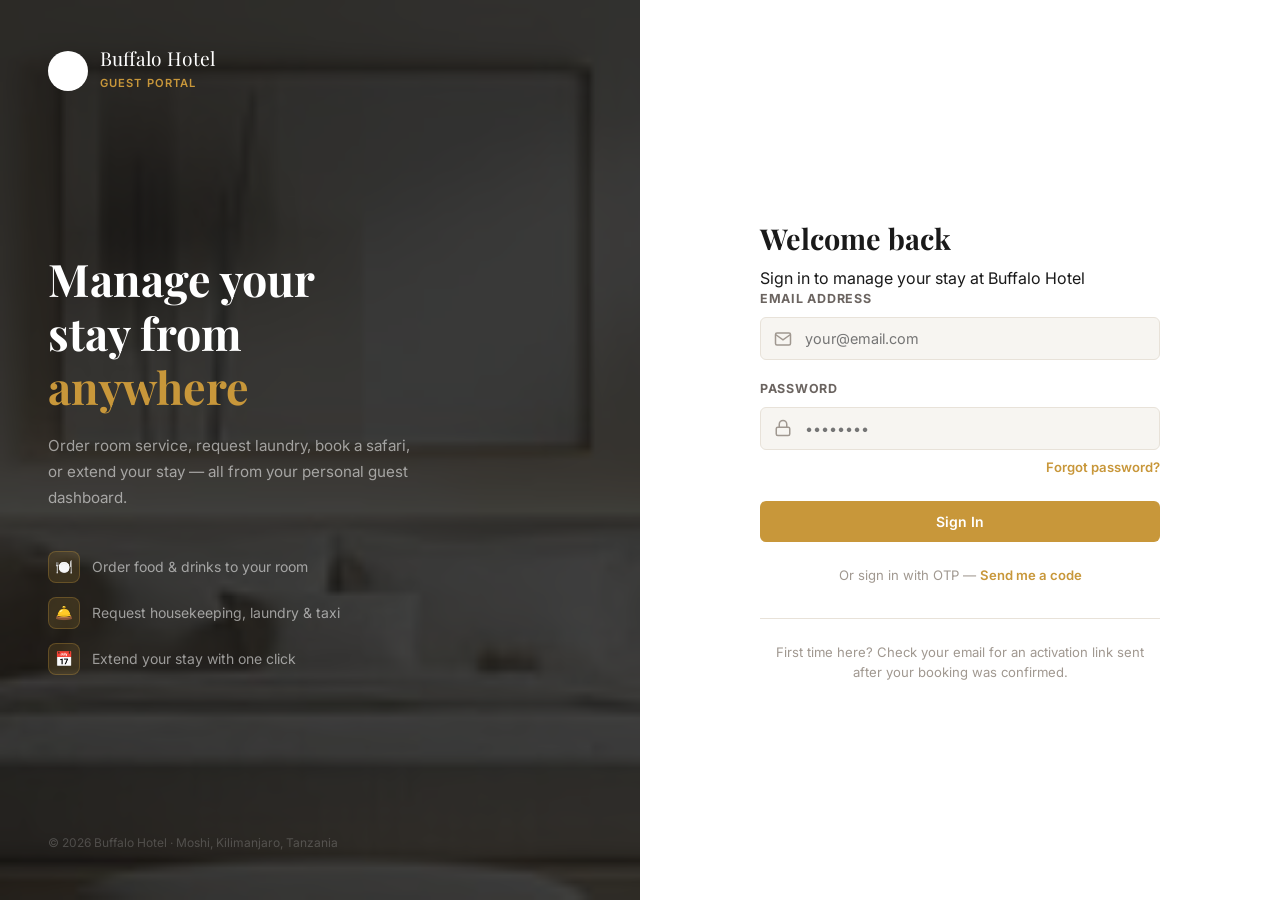
<file: index.html>
<!DOCTYPE html>
<html lang="en">
<head>
  <meta charset="UTF-8">
  <meta http-equiv="refresh" content="0; url=login.html">
  <title>Buffalo Hotel Guest Portal</title>
</head>
<body>
  <p>Redirecting to guest portal...</p>
  <script>window.location.href = 'login.html';</script>
</body>
</html>
</file>
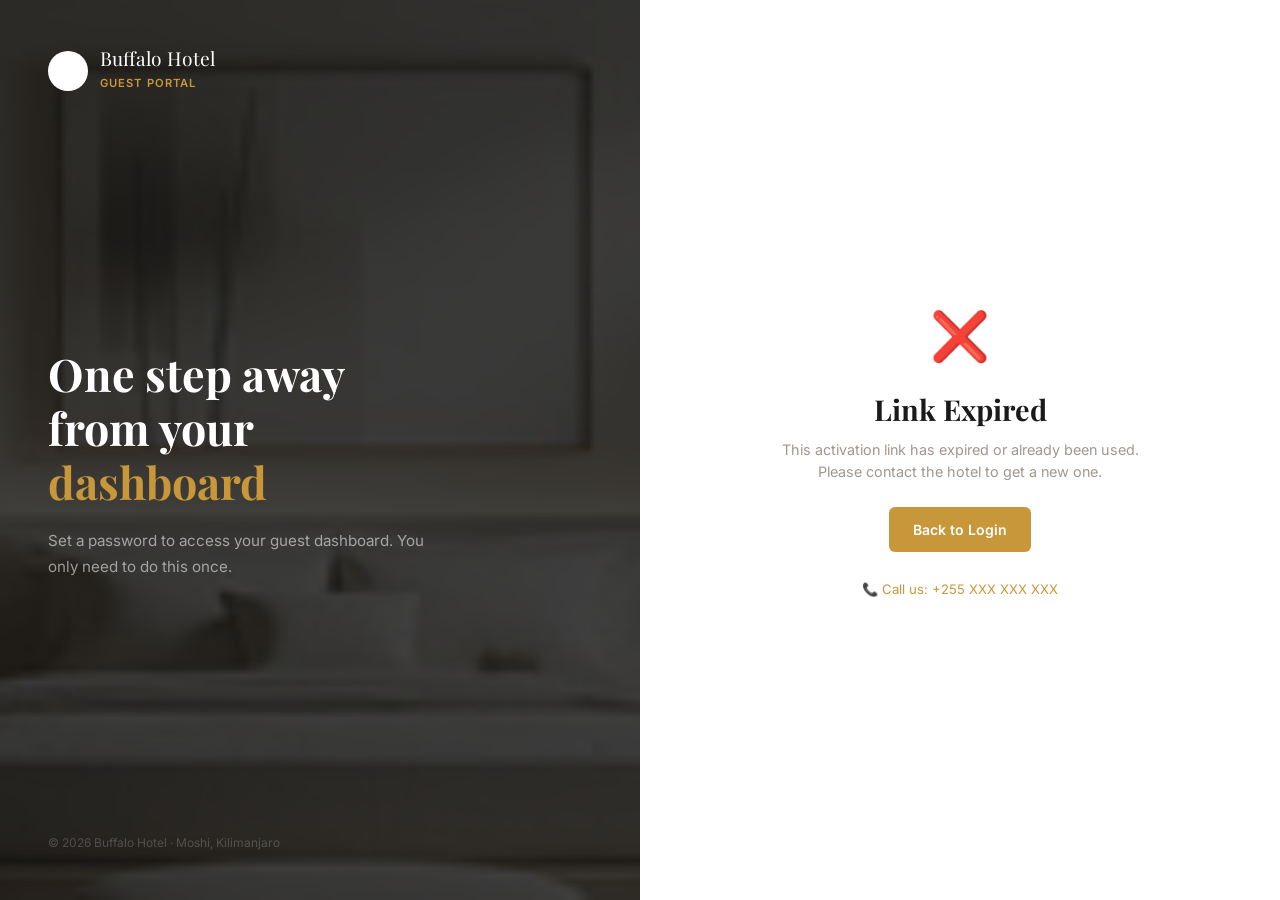
<file: activate.html>
<!DOCTYPE html>
<html lang="en">
<head>
  <meta charset="UTF-8"/>
  <meta name="viewport" content="width=device-width, initial-scale=1.0"/>
  <title>Activate Account – Buffalo Hotel Guest Portal</title>
  <link rel="preconnect" href="https://fonts.googleapis.com"/>
  <link rel="preconnect" href="https://fonts.gstatic.com" crossorigin/>
  <link href="https://fonts.googleapis.com/css2?family=Inter:wght@400;500;600;700&family=Playfair+Display:wght@600;700&display=swap" rel="stylesheet"/>
  <link rel="stylesheet" href="assets/css/guest.css"/>
</head>
<body>

<div class="auth-page">

  <div class="auth-panel-left">
    <div class="auth-logo">
      <img src="assets/images/hotel-reservation-logo.svg" alt="Buffalo Hotel"/>
      <div class="auth-logo-text">
        <span class="name">Buffalo Hotel</span>
        <span class="sub">Guest Portal</span>
      </div>
    </div>
    <div class="auth-hero-text">
      <h1>One step away<br/>from your<br/><em>dashboard</em></h1>
      <p style="margin-top: 20px;">Set a password to access your guest dashboard. You only need to do this once.</p>
    </div>
    <div style="font-size: 0.75rem; color: rgba(255,255,255,0.2);">© 2026 Buffalo Hotel · Moshi, Kilimanjaro</div>
  </div>

  <div class="auth-panel-right">
    <div class="auth-form-wrap">

      <!-- Loading state -->
      <div id="step-loading" style="text-align: center; padding: 40px 0;">
        <svg class="spin" xmlns="http://www.w3.org/2000/svg" width="32" height="32" viewBox="0 0 24 24" fill="none" stroke="var(--gold)" stroke-width="2"><path d="M21 12a9 9 0 1 1-6.22-8.56"/></svg>
        <p style="color: var(--text-muted); margin-top: 16px; font-size: 0.9rem;">Verifying your link...</p>
      </div>

      <!-- Invalid token -->
      <div id="step-invalid" style="display: none; text-align: center; padding: 20px 0;">
        <div style="font-size: 3rem; margin-bottom: 16px;">❌</div>
        <h2 style="margin-bottom: 8px;">Link Expired</h2>
        <p style="color: var(--text-muted); margin-bottom: 24px; font-size: 0.9rem;">This activation link has expired or already been used. Please contact the hotel to get a new one.</p>
        <a href="login.html" class="btn btn-primary">Back to Login</a>
        <br/><br/>
        <a href="tel:+255000000000" style="font-size: 0.82rem; color: var(--gold);">📞 Call us: +255 XXX XXX XXX</a>
      </div>

      <!-- Set password form -->
      <div id="step-activate" style="display: none;">
        <div style="margin-bottom: 28px;">
          <div id="guest-welcome" style="display: inline-flex; align-items: center; gap: 10px; background: var(--gold-muted); border: 1px solid rgba(200,151,58,0.2); border-radius: 100px; padding: 8px 16px; font-size: 0.82rem; color: var(--gold); font-weight: 600; margin-bottom: 20px;"></div>
          <h2>Set your password</h2>
          <p>Create a secure password to access your guest dashboard</p>
        </div>

        <div id="activate-error" style="display:none; background: var(--red-bg); border: 1.5px solid rgba(220,38,38,0.2); border-radius: var(--radius-sm); padding: 12px 16px; font-size: 0.875rem; color: var(--red); margin-bottom: 20px;"></div>

        <div class="form-group">
          <label>New Password</label>
          <div class="input-icon-wrap">
            <svg class="input-icon" xmlns="http://www.w3.org/2000/svg" viewBox="0 0 24 24" fill="none" stroke="currentColor" stroke-width="2"><rect x="3" y="11" width="18" height="11" rx="2"/><path d="M7 11V7a5 5 0 0 1 10 0v4"/></svg>
            <input type="password" id="new-password" placeholder="Minimum 8 characters" autocomplete="new-password"/>
          </div>
        </div>

        <div class="form-group">
          <label>Confirm Password</label>
          <div class="input-icon-wrap">
            <svg class="input-icon" xmlns="http://www.w3.org/2000/svg" viewBox="0 0 24 24" fill="none" stroke="currentColor" stroke-width="2"><rect x="3" y="11" width="18" height="11" rx="2"/><path d="M7 11V7a5 5 0 0 1 10 0v4"/></svg>
            <input type="password" id="confirm-password" placeholder="Re-enter password" autocomplete="new-password"/>
          </div>
        </div>

        <!-- Password strength -->
        <div style="margin-top: -12px; margin-bottom: 20px;">
          <div style="height: 4px; background: var(--border); border-radius: 100px; overflow: hidden;">
            <div id="strength-bar" style="height: 100%; width: 0%; border-radius: 100px; transition: all 0.3s;"></div>
          </div>
          <p id="strength-label" style="font-size: 0.72rem; color: var(--text-muted); margin-top: 6px;"></p>
        </div>

        <button class="btn btn-primary btn-full" id="activate-btn" onclick="handleActivate()">
          Activate Account & Sign In
        </button>
      </div>

      <!-- Success -->
      <div id="step-success" style="display: none; text-align: center; padding: 20px 0;">
        <div style="font-size: 3rem; margin-bottom: 16px;">🎉</div>
        <h2 style="margin-bottom: 8px;">Account Activated!</h2>
        <p style="color: var(--text-muted); margin-bottom: 24px; font-size: 0.9rem;">Welcome to Buffalo Hotel. Redirecting you to your dashboard...</p>
        <div style="display: flex; justify-content: center;">
          <svg class="spin" xmlns="http://www.w3.org/2000/svg" width="24" height="24" viewBox="0 0 24 24" fill="none" stroke="var(--gold)" stroke-width="2"><path d="M21 12a9 9 0 1 1-6.22-8.56"/></svg>
        </div>
      </div>

    </div>
  </div>
</div>

<script>
  const API_BASE = (window.location.hostname === 'localhost' || window.location.hostname === '127.0.0.1')
    ? 'http://localhost:5000'
    : 'https://api-buffalo-hotel-managment-system.up.railway.app';
  const params = new URLSearchParams(window.location.search);
  const token = params.get('token');

  // Verify token on load
  window.addEventListener('DOMContentLoaded', async () => {
    if (!token) { showInvalid(); return; }

    try {
      const res = await fetch(`${API_BASE}/api/guest/activate/verify?token=${token}`);
      const data = await res.json();

      if (!res.ok || !data.success) throw new Error();

      // Show activate form with guest name
      document.getElementById('step-loading').style.display = 'none';
      document.getElementById('step-activate').style.display = 'block';
      document.getElementById('guest-welcome').textContent = `👋 Hi, ${data.firstName}!`;

    } catch {
      showInvalid();
    }
  });

  function showInvalid() {
    document.getElementById('step-loading').style.display = 'none';
    document.getElementById('step-invalid').style.display = 'block';
  }

  // Password strength
  document.addEventListener('DOMContentLoaded', () => {
    const pwInput = document.getElementById('new-password');
    if (pwInput) {
      pwInput.addEventListener('input', () => {
        const val = pwInput.value;
        const bar = document.getElementById('strength-bar');
        const label = document.getElementById('strength-label');
        let score = 0;
        if (val.length >= 8) score++;
        if (/[A-Z]/.test(val)) score++;
        if (/[0-9]/.test(val)) score++;
        if (/[^A-Za-z0-9]/.test(val)) score++;
        const levels = [
          { w: '0%', c: 'transparent', t: '' },
          { w: '25%', c: '#DC2626', t: 'Weak' },
          { w: '50%', c: '#D97706', t: 'Fair' },
          { w: '75%', c: '#2563EB', t: 'Good' },
          { w: '100%', c: '#16A34A', t: 'Strong' },
        ];
        bar.style.width = levels[score].w;
        bar.style.background = levels[score].c;
        label.textContent = levels[score].t;
        label.style.color = levels[score].c;
      });
    }
  });

  async function handleActivate() {
    const password = document.getElementById('new-password').value;
    const confirm = document.getElementById('confirm-password').value;
    const btn = document.getElementById('activate-btn');
    const errEl = document.getElementById('activate-error');

    errEl.style.display = 'none';

    if (!password || password.length < 8) {
      errEl.textContent = 'Password must be at least 8 characters.';
      errEl.style.display = 'block'; return;
    }
    if (password !== confirm) {
      errEl.textContent = 'Passwords do not match.';
      errEl.style.display = 'block'; return;
    }

    btn.innerHTML = '<svg class="spin" xmlns="http://www.w3.org/2000/svg" width="16" height="16" viewBox="0 0 24 24" fill="none" stroke="currentColor" stroke-width="2"><path d="M21 12a9 9 0 1 1-6.22-8.56"/></svg> Activating...';
    btn.disabled = true;

    try {
      const res = await fetch(`${API_BASE}/api/guest/activate`, {
        method: 'POST',
        headers: { 'Content-Type': 'application/json' },
        body: JSON.stringify({ token, password })
      });
      const data = await res.json();
      if (!res.ok || !data.success) throw new Error(data.message || 'Activation failed.');

      localStorage.setItem('guest_token', data.token);
      localStorage.setItem('guest_data', JSON.stringify(data.guest));

      document.getElementById('step-activate').style.display = 'none';
      document.getElementById('step-success').style.display = 'block';

      setTimeout(() => { window.location.href = 'dashboard.html'; }, 2000);

    } catch (err) {
      errEl.textContent = '⚠️ ' + err.message;
      errEl.style.display = 'block';
      btn.innerHTML = 'Activate Account & Sign In';
      btn.disabled = false;
    }
  }
</script>
</body>
</html>
</file>
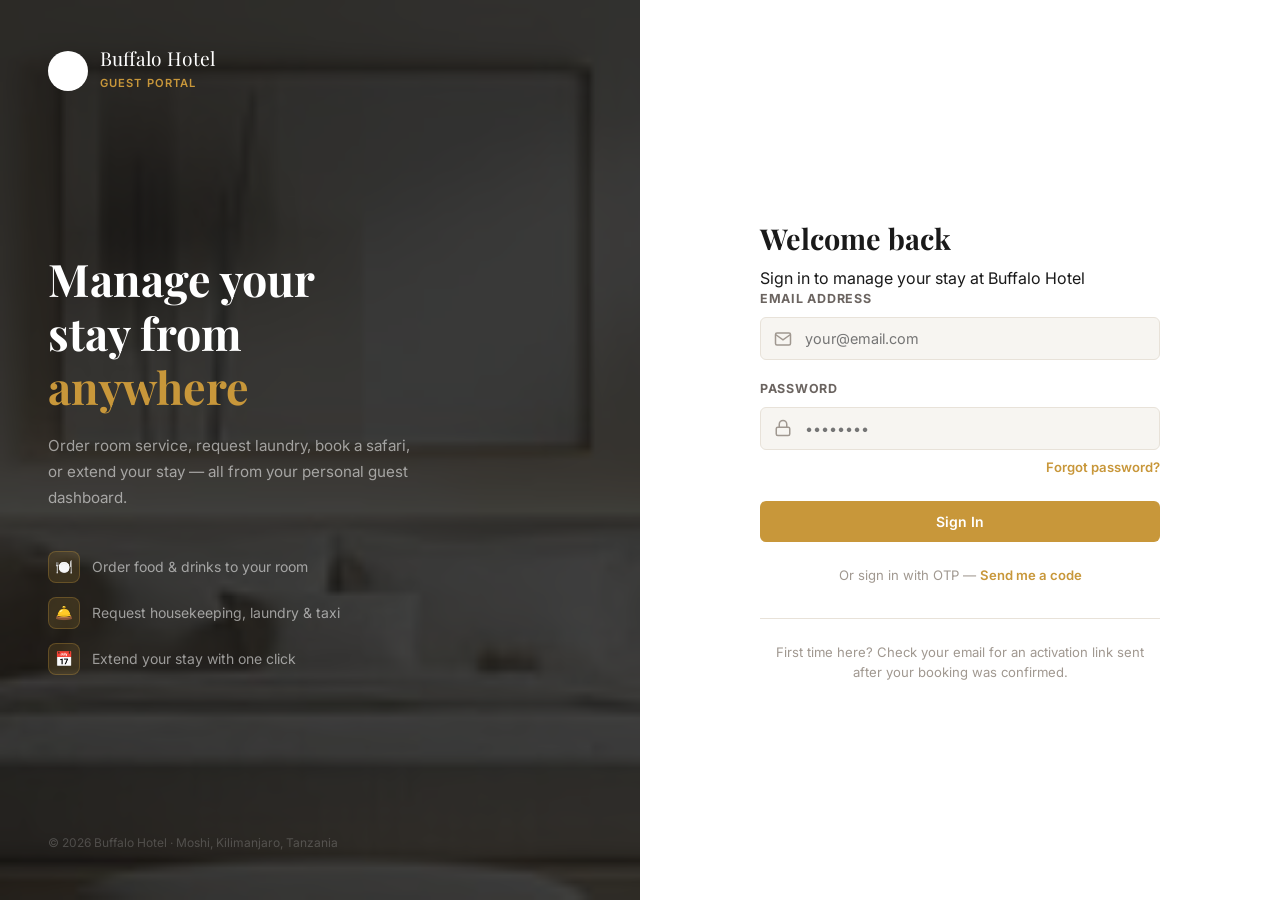
<file: dashboard.html>
<!DOCTYPE html>
<html lang="en">
<head>
  <meta charset="UTF-8"/>
  <meta name="viewport" content="width=device-width, initial-scale=1.0"/>
  <title>My Stay – Buffalo Hotel Guest Dashboard</title>
  <link rel="preconnect" href="https://fonts.googleapis.com"/>
  <link rel="preconnect" href="https://fonts.gstatic.com" crossorigin/>
  <link href="https://fonts.googleapis.com/css2?family=Inter:wght@400;500;600;700&family=Playfair+Display:ital,wght@0,600;0,700;1,600&display=swap" rel="stylesheet"/>
  <link rel="stylesheet" href="assets/css/guest.css"/>
</head>
<body>

<!-- ══ APP SHELL ══════════════════════════════════════════ -->
<div class="sidebar-overlay" id="sidebarOverlay" onclick="closeSidebar()"></div>

<div class="app-layout">

  <!-- ── SIDEBAR ── -->
  <aside class="sidebar" id="sidebar">

    <div class="sidebar-logo">
      <img src="assets/images/hotel-reservation-logo.svg" alt="Buffalo Hotel"/>
      <div class="sidebar-logo-text">
        <span class="name">Buffalo Hotel</span>
        <span class="sub">Guest Portal</span>
      </div>
    </div>

    <!-- Room status widget -->
    <div class="sidebar-room-status">
      <div class="room-label">Your Room</div>
      <div class="room-number" id="sb-room-number">—</div>
      <div class="room-type" id="sb-room-type">Loading...</div>
      <div class="nights-remaining">
        <span class="count"><strong id="sb-nights-left">—</strong> nights left</span>
        <span class="count" id="sb-checkout-date">—</span>
      </div>
      <div class="nights-bar">
        <div class="nights-bar-fill" id="sb-nights-bar" style="width: 50%;"></div>
      </div>
    </div>

    <!-- Nav -->
    <nav class="sidebar-nav">
      <div class="nav-section-label">Menu</div>

      <div class="nav-item active" onclick="showPage('home', this)">
        <svg xmlns="http://www.w3.org/2000/svg" viewBox="0 0 24 24" fill="none" stroke="currentColor" stroke-width="2"><path d="M3 9l9-7 9 7v11a2 2 0 01-2 2H5a2 2 0 01-2-2z"/><polyline points="9,22 9,12 15,12 15,22"/></svg>
        My Stay
      </div>

      <div class="nav-item" onclick="showPage('room-service', this)">
        <svg xmlns="http://www.w3.org/2000/svg" viewBox="0 0 24 24" fill="none" stroke="currentColor" stroke-width="2"><path d="M18 8h1a4 4 0 0 1 0 8h-1"/><path d="M2 8h16v9a4 4 0 0 1-4 4H6a4 4 0 0 1-4-4V8z"/><line x1="6" y1="1" x2="6" y2="4"/><line x1="10" y1="1" x2="10" y2="4"/><line x1="14" y1="1" x2="14" y2="4"/></svg>
        Room Service
        <span class="nav-badge" id="cart-nav-badge" style="display:none;">0</span>
      </div>

      <div class="nav-item" onclick="showPage('requests', this)">
        <svg xmlns="http://www.w3.org/2000/svg" viewBox="0 0 24 24" fill="none" stroke="currentColor" stroke-width="2"><path d="M18 20V10"/><path d="M12 20V4"/><path d="M6 20v-6"/></svg>
        Requests
      </div>

      <div class="nav-item" onclick="showPage('extend', this)">
        <svg xmlns="http://www.w3.org/2000/svg" viewBox="0 0 24 24" fill="none" stroke="currentColor" stroke-width="2"><rect x="3" y="4" width="18" height="18" rx="2"/><line x1="16" y1="2" x2="16" y2="6"/><line x1="8" y1="2" x2="8" y2="6"/><line x1="3" y1="10" x2="21" y2="10"/><line x1="8" y1="14" x2="8" y2="14"/><line x1="12" y1="14" x2="12" y2="14"/><line x1="16" y1="14" x2="16" y2="14"/></svg>
        Extend Stay
      </div>
    </nav>

    <!-- User footer -->
    <div class="sidebar-footer">
      <div class="sidebar-user">
        <div class="user-avatar" id="sb-avatar">?</div>
        <div class="user-info">
          <span class="user-name" id="sb-user-name">Guest</span>
          <span class="user-email" id="sb-user-email">—</span>
        </div>
        <button class="logout-btn" onclick="handleLogout()" title="Sign out">
          <svg xmlns="http://www.w3.org/2000/svg" viewBox="0 0 24 24" fill="none" stroke="currentColor" stroke-width="2"><path d="M9 21H5a2 2 0 01-2-2V5a2 2 0 012-2h4"/><polyline points="16,17 21,12 16,7"/><line x1="21" y1="12" x2="9" y2="12"/></svg>
        </button>
      </div>
    </div>
  </aside>

  <!-- ── TOP BAR ── -->
  <header class="topbar">
    <div style="display: flex; align-items: center; gap: 12px;">
      <button class="topbar-icon-btn mobile-menu-btn" onclick="openSidebar()">
        <svg xmlns="http://www.w3.org/2000/svg" viewBox="0 0 24 24" fill="none" stroke="currentColor" stroke-width="2"><line x1="3" y1="6" x2="21" y2="6"/><line x1="3" y1="12" x2="21" y2="12"/><line x1="3" y1="18" x2="21" y2="18"/></svg>
      </button>
      <div class="topbar-left">
        <h1 id="topbar-title">My Stay</h1>
        <p id="topbar-sub">Buffalo Hotel, Moshi</p>
      </div>
    </div>
    <div class="topbar-right">
      <div class="topbar-icon-btn" id="notif-btn" title="Notifications">
        <svg xmlns="http://www.w3.org/2000/svg" viewBox="0 0 24 24" fill="none" stroke="currentColor" stroke-width="2"><path d="M18 8A6 6 0 006 8c0 7-3 9-3 9h18s-3-2-3-9"/><path d="M13.73 21a2 2 0 01-3.46 0"/></svg>
        <span class="notif-dot" id="notif-dot" style="display:none;"></span>
      </div>
      <a href="index.html" class="topbar-icon-btn" title="Hotel Website" target="_blank">
        <svg xmlns="http://www.w3.org/2000/svg" viewBox="0 0 24 24" fill="none" stroke="currentColor" stroke-width="2"><circle cx="12" cy="12" r="10"/><line x1="2" y1="12" x2="22" y2="12"/><path d="M12 2a15.3 15.3 0 014 10 15.3 15.3 0 01-4 10 15.3 15.3 0 01-4-10 15.3 15.3 0 014-10z"/></svg>
      </a>
    </div>
  </header>

  <!-- ── MAIN CONTENT ── -->
  <main class="main-content">

    <!-- ════════════════════════════════
         PAGE: HOME / MY STAY
         ════════════════════════════════ -->
    <div class="page active fade-in" id="page-home">

      <!-- Booking hero card -->
      <div class="booking-hero-card mb-24">
        <div class="booking-hero-top">
          <div class="booking-greeting">
            <div class="eyebrow">Currently Staying</div>
            <h2 id="home-greeting">Welcome back!</h2>
          </div>
          <div class="booking-status-badge">
            <span></span> CHECKED IN
          </div>
        </div>

        <div class="booking-meta">
          <div class="meta-item">
            <div class="meta-label">Room</div>
            <div class="meta-value" id="home-room">—</div>
          </div>
          <div class="meta-item">
            <div class="meta-label">Room Type</div>
            <div class="meta-value" id="home-room-type">—</div>
          </div>
          <div class="meta-item">
            <div class="meta-label">Check-in</div>
            <div class="meta-value" id="home-checkin">—</div>
          </div>
          <div class="meta-item">
            <div class="meta-label">Check-out</div>
            <div class="meta-value" id="home-checkout">—</div>
          </div>
        </div>

        <div class="stay-progress">
          <div class="prog-label">
            <span>Day <strong id="prog-day-current">1</strong> of your stay</span>
            <strong id="prog-nights-left">— nights remaining</strong>
          </div>
          <div class="prog-track">
            <div class="prog-fill" id="prog-fill" style="width: 30%;"></div>
          </div>
        </div>
      </div>

      <!-- Quick actions -->
      <div style="margin-bottom: 8px;">
        <span class="section-eyebrow">Quick Actions</span>
      </div>
      <div class="quick-actions mb-24">
        <div class="quick-action-btn" onclick="showPage('room-service', document.querySelector('[onclick*=room-service]'))">
          <div class="qa-icon">🍽️</div>
          <div class="qa-label">Order Food</div>
          <div class="qa-sub">Room service</div>
        </div>
        <div class="quick-action-btn" onclick="showPage('requests', document.querySelector('[onclick*=requests]'))">
          <div class="qa-icon">🛎️</div>
          <div class="qa-label">Requests</div>
          <div class="qa-sub">Laundry, taxi...</div>
        </div>
        <div class="quick-action-btn" onclick="showPage('extend', document.querySelector('[onclick*=extend]'))">
          <div class="qa-icon">📅</div>
          <div class="qa-label">Extend Stay</div>
          <div class="qa-sub">Add more nights</div>
        </div>
      </div>

      <!-- Recent activity -->
      <div class="card">
        <div class="card-header">
          <h3>Recent Activity</h3>
          <span class="see-all" onclick="showPage('room-service', document.querySelector('[onclick*=room-service]'))">View all</span>
        </div>
        <div class="activity-list" id="recent-activity">
          <div class="empty-state" style="padding: 32px;">
            <div class="empty-icon">📋</div>
            <h4>No activity yet</h4>
            <p>Your orders and requests will appear here</p>
          </div>
        </div>
      </div>

      <!-- Booking details card -->
      <div class="card mt-16">
        <div class="card-header">
          <h3>Booking Details</h3>
        </div>
        <div style="padding: 0 24px 24px;">
          <div style="display: grid; grid-template-columns: 1fr 1fr; gap: 0;">
            <div style="padding: 14px 0; border-bottom: 1px solid var(--border);">
              <div style="font-size: 0.72rem; font-weight: 700; text-transform: uppercase; letter-spacing: 0.06em; color: var(--text-muted); margin-bottom: 3px;">Booking ID</div>
              <div style="font-weight: 700; color: var(--gold); font-size: 0.95rem;" id="detail-booking-id">—</div>
            </div>
            <div style="padding: 14px 0 14px 16px; border-bottom: 1px solid var(--border);">
              <div style="font-size: 0.72rem; font-weight: 700; text-transform: uppercase; letter-spacing: 0.06em; color: var(--text-muted); margin-bottom: 3px;">Guests</div>
              <div style="font-weight: 600;" id="detail-guests">—</div>
            </div>
            <div style="padding: 14px 0; border-bottom: 1px solid var(--border);">
              <div style="font-size: 0.72rem; font-weight: 700; text-transform: uppercase; letter-spacing: 0.06em; color: var(--text-muted); margin-bottom: 3px;">Rate</div>
              <div style="font-weight: 600;" id="detail-rate">—</div>
            </div>
            <div style="padding: 14px 0 14px 16px; border-bottom: 1px solid var(--border);">
              <div style="font-size: 0.72rem; font-weight: 700; text-transform: uppercase; letter-spacing: 0.06em; color: var(--text-muted); margin-bottom: 3px;">Total Nights</div>
              <div style="font-weight: 600;" id="detail-nights">—</div>
            </div>
            <div style="padding: 14px 0; grid-column: span 2;">
              <div style="font-size: 0.72rem; font-weight: 700; text-transform: uppercase; letter-spacing: 0.06em; color: var(--text-muted); margin-bottom: 3px;">Total Amount</div>
              <div style="font-weight: 700; font-size: 1.1rem; color: var(--gold);" id="detail-total">—</div>
            </div>
          </div>
        </div>
      </div>

    </div>

    <!-- ════════════════════════════════
         PAGE: ROOM SERVICE
         ════════════════════════════════ -->
    <div class="page fade-in" id="page-room-service">

      <span class="section-eyebrow">Room Service</span>
      <h2 class="section-title">Order to Your Room</h2>
      <p class="section-sub">Fresh meals, snacks & drinks delivered directly to your door</p>

      <!-- Category tabs -->
      <div class="menu-tabs" id="menu-tabs">
        <button class="menu-tab active" onclick="filterMenu('all', this)">🍽️ All</button>
        <button class="menu-tab" onclick="filterMenu('breakfast', this)">🌅 Breakfast</button>
        <button class="menu-tab" onclick="filterMenu('meals', this)">🍛 Meals</button>
        <button class="menu-tab" onclick="filterMenu('snacks', this)">🥪 Snacks</button>
        <button class="menu-tab" onclick="filterMenu('drinks', this)">🥤 Drinks</button>
      </div>

      <!-- Menu grid -->
      <div class="menu-grid" id="menu-grid">
        <!-- Populated by JS -->
      </div>

      <!-- Special instructions -->
      <div class="card" style="margin-bottom: 100px;">
        <div class="card-pad">
          <label style="display: block; font-size: 0.78rem; font-weight: 700; text-transform: uppercase; letter-spacing: 0.06em; color: var(--text-muted); margin-bottom: 8px;">Special Instructions (optional)</label>
          <textarea id="order-notes" placeholder="e.g. No onions, extra spicy, allergies..." style="width:100%; padding: 12px 16px; border: 1.5px solid var(--border); border-radius: var(--radius-sm); font-size: 0.9rem; resize: none; height: 80px; outline: none; background: var(--bg);"></textarea>
        </div>
      </div>

      <!-- Cart bar (fixed bottom) -->
      <div class="cart-bar" id="cart-bar">
        <div class="cart-bar-left">
          <div class="cart-count-badge" id="cart-count">0</div>
          <div class="cart-summary">
            <div class="items-text" id="cart-items-text">items selected</div>
            <div class="total-text">Total: <span id="cart-total">TZS 0</span></div>
          </div>
        </div>
        <button class="btn btn-primary" onclick="placeOrder()" id="place-order-btn">
          Place Order
          <svg xmlns="http://www.w3.org/2000/svg" width="16" height="16" viewBox="0 0 24 24" fill="none" stroke="currentColor" stroke-width="2.5"><line x1="22" y1="2" x2="11" y2="13"/><polygon points="22 2 15 22 11 13 2 9 22 2"/></svg>
        </button>
      </div>

    </div>

    <!-- ════════════════════════════════
         PAGE: REQUESTS
         ════════════════════════════════ -->
    <div class="page fade-in" id="page-requests">

      <span class="section-eyebrow">Service Requests</span>
      <h2 class="section-title">What do you need?</h2>
      <p class="section-sub">Select a category and our team will attend to you promptly</p>

      <!-- Category picker -->
      <div class="request-categories">
        <div class="request-cat active" onclick="selectRequestCat('laundry', this)">
          <div class="request-cat-icon">👕</div>
          <div class="request-cat-name">Laundry</div>
          <div class="request-cat-desc">Wash & fold</div>
        </div>
        <div class="request-cat" onclick="selectRequestCat('taxi', this)">
          <div class="request-cat-icon">🚕</div>
          <div class="request-cat-name">Taxi</div>
          <div class="request-cat-desc">Airport or town</div>
        </div>
        <div class="request-cat" onclick="selectRequestCat('tour', this)">
          <div class="request-cat-icon">🏔️</div>
          <div class="request-cat-name">Safari / Tour</div>
          <div class="request-cat-desc">Kilimanjaro, Serengeti</div>
        </div>
        <div class="request-cat" onclick="selectRequestCat('housekeeping', this)">
          <div class="request-cat-icon">🧹</div>
          <div class="request-cat-name">Housekeeping</div>
          <div class="request-cat-desc">Towels, cleaning</div>
        </div>
        <div class="request-cat" onclick="selectRequestCat('other', this)">
          <div class="request-cat-icon">💬</div>
          <div class="request-cat-name">Other</div>
          <div class="request-cat-desc">Anything else</div>
        </div>
      </div>

      <!-- Request forms (one per category) -->
      <div id="req-form-laundry" class="request-form-card visible">
        <div class="card">
          <div class="card-pad">
            <h3 style="font-family: var(--font-display); margin-bottom: 4px;">Laundry Request</h3>
            <p style="font-size: 0.85rem; color: var(--text-muted); margin-bottom: 20px;">We'll collect, wash, and return your items by end of day.</p>
            <div class="form-group">
              <label>Items to wash</label>
              <textarea id="laundry-items" placeholder="e.g. 3 shirts, 2 trousers, 4 socks..." style="height: 90px;"></textarea>
            </div>
            <div class="form-group">
              <label>Preferred collection time</label>
              <select id="laundry-time">
                <option>As soon as possible</option>
                <option>Morning (7AM – 10AM)</option>
                <option>Midday (10AM – 1PM)</option>
                <option>Afternoon (1PM – 5PM)</option>
                <option>Evening (5PM – 8PM)</option>
              </select>
            </div>
            <div class="form-group">
              <label>Special instructions</label>
              <input type="text" id="laundry-notes" placeholder="e.g. Handle with care, no tumble dry..."/>
            </div>
            <button class="btn btn-primary" onclick="submitRequest('laundry')">
              Submit Laundry Request
              <svg xmlns="http://www.w3.org/2000/svg" width="16" height="16" viewBox="0 0 24 24" fill="none" stroke="currentColor" stroke-width="2"><polyline points="9 18 15 12 9 6"/></svg>
            </button>
          </div>
        </div>
      </div>

      <div id="req-form-taxi" class="request-form-card">
        <div class="card">
          <div class="card-pad">
            <h3 style="font-family: var(--font-display); margin-bottom: 4px;">Taxi Request</h3>
            <p style="font-size: 0.85rem; color: var(--text-muted); margin-bottom: 20px;">We'll arrange a reliable taxi for you.</p>
            <div class="form-group">
              <label>Destination</label>
              <select id="taxi-destination">
                <option>Kilimanjaro International Airport (JRO)</option>
                <option>Moshi Town Centre</option>
                <option>Arusha</option>
                <option>Dar es Salaam</option>
                <option>Custom destination</option>
              </select>
            </div>
            <div class="form-group">
              <label>Custom destination (if above doesn't apply)</label>
              <input type="text" id="taxi-custom" placeholder="Enter full address or place name"/>
            </div>
            <div class="form-group">
              <label>Pick-up date & time</label>
              <input type="datetime-local" id="taxi-datetime"/>
            </div>
            <div class="form-group">
              <label>Number of passengers</label>
              <select id="taxi-passengers">
                <option>1</option><option>2</option><option>3</option><option>4</option><option>5+</option>
              </select>
            </div>
            <button class="btn btn-primary" onclick="submitRequest('taxi')">
              Request Taxi
              <svg xmlns="http://www.w3.org/2000/svg" width="16" height="16" viewBox="0 0 24 24" fill="none" stroke="currentColor" stroke-width="2"><polyline points="9 18 15 12 9 6"/></svg>
            </button>
          </div>
        </div>
      </div>

      <div id="req-form-tour" class="request-form-card">
        <div class="card">
          <div class="card-pad">
            <h3 style="font-family: var(--font-display); margin-bottom: 4px;">Safari / Tour Request</h3>
            <p style="font-size: 0.85rem; color: var(--text-muted); margin-bottom: 20px;">Our team will connect you with certified local guides.</p>
            <div class="form-group">
              <label>Tour type</label>
              <select id="tour-type">
                <option>Kilimanjaro Climb (full package)</option>
                <option>Serengeti Safari (1 day)</option>
                <option>Serengeti Safari (2-3 days)</option>
                <option>Ngorongoro Crater Day Trip</option>
                <option>Zanzibar Trip</option>
                <option>Moshi Cultural Tour</option>
                <option>Other / Custom</option>
              </select>
            </div>
            <div class="form-group">
              <label>Preferred date</label>
              <input type="date" id="tour-date"/>
            </div>
            <div class="form-group">
              <label>Number of people</label>
              <select id="tour-people">
                <option>1</option><option>2</option><option>3</option><option>4</option><option>5+</option>
              </select>
            </div>
            <div class="form-group">
              <label>Additional notes</label>
              <textarea id="tour-notes" placeholder="Any preferences, experience level, special needs..." style="height: 80px;"></textarea>
            </div>
            <button class="btn btn-primary" onclick="submitRequest('tour')">
              Request Tour Info
              <svg xmlns="http://www.w3.org/2000/svg" width="16" height="16" viewBox="0 0 24 24" fill="none" stroke="currentColor" stroke-width="2"><polyline points="9 18 15 12 9 6"/></svg>
            </button>
          </div>
        </div>
      </div>

      <div id="req-form-housekeeping" class="request-form-card">
        <div class="card">
          <div class="card-pad">
            <h3 style="font-family: var(--font-display); margin-bottom: 4px;">Housekeeping Request</h3>
            <p style="font-size: 0.85rem; color: var(--text-muted); margin-bottom: 20px;">Tell us what you need and we'll take care of it.</p>
            <div class="form-group">
              <label>Request type</label>
              <select id="hk-type">
                <option>Fresh towels</option>
                <option>Extra bedding / pillows</option>
                <option>Room cleaning</option>
                <option>Toiletries refill</option>
                <option>Bin emptying</option>
                <option>All of the above</option>
              </select>
            </div>
            <div class="form-group">
              <label>Preferred time</label>
              <select id="hk-time">
                <option>As soon as possible</option>
                <option>Morning (7AM – 12PM)</option>
                <option>Afternoon (12PM – 5PM)</option>
                <option>Evening (5PM – 8PM)</option>
              </select>
            </div>
            <div class="form-group">
              <label>Additional notes</label>
              <input type="text" id="hk-notes" placeholder="Anything specific?"/>
            </div>
            <button class="btn btn-primary" onclick="submitRequest('housekeeping')">
              Submit Request
              <svg xmlns="http://www.w3.org/2000/svg" width="16" height="16" viewBox="0 0 24 24" fill="none" stroke="currentColor" stroke-width="2"><polyline points="9 18 15 12 9 6"/></svg>
            </button>
          </div>
        </div>
      </div>

      <div id="req-form-other" class="request-form-card">
        <div class="card">
          <div class="card-pad">
            <h3 style="font-family: var(--font-display); margin-bottom: 4px;">General Request</h3>
            <p style="font-size: 0.85rem; color: var(--text-muted); margin-bottom: 20px;">Send us any message and our team will respond quickly.</p>
            <div class="form-group">
              <label>Your message</label>
              <textarea id="other-message" placeholder="Tell us what you need..." style="height: 120px;"></textarea>
            </div>
            <button class="btn btn-primary" onclick="submitRequest('other')">
              Send Request
              <svg xmlns="http://www.w3.org/2000/svg" width="16" height="16" viewBox="0 0 24 24" fill="none" stroke="currentColor" stroke-width="2"><polyline points="9 18 15 12 9 6"/></svg>
            </button>
          </div>
        </div>
      </div>

      <!-- Request history -->
      <div class="card mt-24">
        <div class="card-header">
          <h3>Request History</h3>
        </div>
        <div class="activity-list" id="request-history">
          <div class="empty-state">
            <div class="empty-icon">🛎️</div>
            <h4>No requests yet</h4>
            <p>Your service requests will appear here</p>
          </div>
        </div>
      </div>

    </div>

    <!-- ════════════════════════════════
         PAGE: EXTEND STAY
         ════════════════════════════════ -->
    <div class="page fade-in" id="page-extend">

      <span class="section-eyebrow">Extend Stay</span>
      <h2 class="section-title">Stay a little longer</h2>
      <p class="section-sub">Add more nights to your current booking. Subject to room availability.</p>

      <div class="extend-card">
        <!-- Current dates -->
        <div class="card mb-24">
          <div class="card-pad">
            <div style="font-size: 0.78rem; font-weight: 700; text-transform: uppercase; letter-spacing: 0.06em; color: var(--text-muted); margin-bottom: 14px;">Current Booking</div>
            <div class="current-dates-display">
              <div class="date-box">
                <div class="date-label">Check-in</div>
                <div class="date-value" id="ext-checkin">—</div>
              </div>
              <div class="date-arrow">→</div>
              <div class="date-box">
                <div class="date-label">Check-out</div>
                <div class="date-value" id="ext-checkout">—</div>
              </div>
            </div>
          </div>
        </div>

        <!-- Night selector -->
        <div class="card mb-24">
          <div class="card-pad">
            <div style="font-size: 0.78rem; font-weight: 700; text-transform: uppercase; letter-spacing: 0.06em; color: var(--text-muted); margin-bottom: 14px;">How many extra nights?</div>
            <div class="extend-nights-selector" id="nights-selector">
              <div class="nights-option selected" onclick="selectNights(1, this)">
                <span class="nights-num">1</span>
                <span class="nights-label">night</span>
              </div>
              <div class="nights-option" onclick="selectNights(2, this)">
                <span class="nights-num">2</span>
                <span class="nights-label">nights</span>
              </div>
              <div class="nights-option" onclick="selectNights(3, this)">
                <span class="nights-num">3</span>
                <span class="nights-label">nights</span>
              </div>
              <div class="nights-option" onclick="selectNights(5, this)">
                <span class="nights-num">5</span>
                <span class="nights-label">nights</span>
              </div>
              <div class="nights-option" onclick="selectNights(7, this)">
                <span class="nights-num">7</span>
                <span class="nights-label">nights</span>
              </div>
            </div>

            <!-- New checkout date -->
            <div style="background: var(--gold-muted); border: 1px solid rgba(200,151,58,0.25); border-radius: var(--radius-sm); padding: 14px 16px; margin-top: 16px; display: flex; justify-content: space-between; align-items: center;">
              <span style="font-size: 0.82rem; color: var(--text-secondary); font-weight: 500;">New check-out date</span>
              <span style="font-weight: 700; color: var(--gold); font-size: 1rem;" id="new-checkout-date">—</span>
            </div>
          </div>
        </div>

        <!-- Cost summary -->
        <div class="card mb-24">
          <div class="card-pad">
            <div style="font-size: 0.78rem; font-weight: 700; text-transform: uppercase; letter-spacing: 0.06em; color: var(--text-muted); margin-bottom: 14px;">Cost Summary</div>
            <div class="extend-cost-summary">
              <div class="cost-row">
                <span class="cost-label" id="ext-room-label">Room rate</span>
                <span class="cost-value" id="ext-rate-value">—</span>
              </div>
              <div class="cost-row">
                <span class="cost-label">Extra nights</span>
                <span class="cost-value" id="ext-nights-value">1 night</span>
              </div>
              <div class="cost-row total">
                <span class="cost-label">Additional charge</span>
                <span class="cost-value" id="ext-total-value">—</span>
              </div>
            </div>
            <div style="font-size: 0.78rem; color: var(--text-muted); margin-top: 8px;">Payment will be collected at checkout. Extension subject to room availability confirmation.</div>
          </div>
        </div>

        <div class="form-group">
          <label>Reason for extending (optional)</label>
          <input type="text" id="extend-reason" placeholder="e.g. Delayed flight, enjoying the stay..."/>
        </div>

        <button class="btn btn-primary" style="width: 100%; justify-content: center; padding: 16px;" onclick="submitExtend()">
          Request Extension
          <svg xmlns="http://www.w3.org/2000/svg" width="16" height="16" viewBox="0 0 24 24" fill="none" stroke="currentColor" stroke-width="2"><polyline points="9 18 15 12 9 6"/></svg>
        </button>

        <div style="margin-top: 16px; padding: 16px; background: var(--bg); border-radius: var(--radius-sm); display: flex; align-items: flex-start; gap: 10px;">
          <span style="font-size: 1rem; flex-shrink: 0;">ℹ️</span>
          <p style="font-size: 0.8rem; color: var(--text-muted); line-height: 1.6;">Our front desk will confirm your extension within 30 minutes via SMS. If the room is not available for the extra nights, we will notify you immediately and help find an alternative.</p>
        </div>

      </div>
    </div>

  </main>

</div>

<!-- ── TOAST CONTAINER ── -->
<div id="toast-container"></div>

<script>
const API_BASE = (window.location.hostname === 'localhost' || window.location.hostname === '127.0.0.1')
  ? 'http://localhost:5000'
  : 'https://api-buffalo-hotel-managment-system.up.railway.app';

// ══ MENU DATA ══════════════════════════════════════
const MENU_ITEMS = [
  { id: 1, name: 'Full English Breakfast', desc: 'Eggs, sausage, toast, beans & juice', price: 12000, category: 'breakfast', emoji: '🍳' },
  { id: 2, name: 'Tanzanian Breakfast', desc: 'Vitumbua, chai ya tangawizi, matunda', price: 8000, category: 'breakfast', emoji: '🫖' },
  { id: 3, name: 'Fruit Platter', desc: 'Seasonal fresh fruits — mango, papaya, pineapple', price: 6000, category: 'breakfast', emoji: '🍉' },
  { id: 4, name: 'Ugali & Nyama Choma', desc: 'Classic Tanzanian grilled meat with ugali', price: 18000, category: 'meals', emoji: '🥩' },
  { id: 5, name: 'Pilau Rice', desc: 'Spiced rice with chicken & kachumbari', price: 14000, category: 'meals', emoji: '🍚' },
  { id: 6, name: 'Chips Kuku', desc: 'Fried chips with marinated grilled chicken', price: 15000, category: 'meals', emoji: '🍗' },
  { id: 7, name: 'Vegetable Biryani', desc: 'Aromatic spiced rice with vegetables', price: 12000, category: 'meals', emoji: '🌿' },
  { id: 8, name: 'Club Sandwich', desc: 'Triple-decker with chicken, egg & salad', price: 10000, category: 'snacks', emoji: '🥪' },
  { id: 9, name: 'Samosa (3 pcs)', desc: 'Crispy fried samosas — meat or veg', price: 4500, category: 'snacks', emoji: '🥟' },
  { id: 10, name: 'Mandazi (4 pcs)', desc: 'Freshly fried Tanzanian doughnuts', price: 3000, category: 'snacks', emoji: '🍩' },
  { id: 11, name: 'Fresh Mango Juice', desc: 'Freshly blended — no added sugar', price: 4000, category: 'drinks', emoji: '🥭' },
  { id: 12, name: 'Kilimanjaro Beer', desc: 'Cold Tanzanian lager', price: 5000, category: 'drinks', emoji: '🍺' },
  { id: 13, name: 'Chai ya Tangawizi', desc: 'Ginger tea — house blend', price: 2500, category: 'drinks', emoji: '☕' },
  { id: 14, name: 'Bottled Water (1L)', desc: 'Still mineral water', price: 1500, category: 'drinks', emoji: '💧' },
];

// ══ STATE ══════════════════════════════════════════
let cart = {};
let bookingData = null;
let guestData = null;
let selectedNights = 1;

// ══ INIT ═══════════════════════════════════════════
window.addEventListener('DOMContentLoaded', async () => {
  const token = localStorage.getItem('guest_token');
  const stored = localStorage.getItem('guest_data');

  if (!token) { window.location.href = 'login.html'; return; }

  if (stored) {
    guestData = JSON.parse(stored);
    renderSidebarUser();
  }

  renderMenuGrid();
  await loadBookingData();
  await loadActivityFeed();
});

// ══ AUTH ════════════════════════════════════════════
function handleLogout() {
  localStorage.removeItem('guest_token');
  localStorage.removeItem('guest_data');
  window.location.href = 'login.html';
}

function getAuthHeaders() {
  return {
    'Content-Type': 'application/json',
    'Authorization': `Bearer ${localStorage.getItem('guest_token')}`
  };
}

// ══ LOAD BOOKING DATA ═══════════════════════════════
async function loadBookingData() {
  try {
    const res = await fetch(`${API_BASE}/api/guest/booking`, { headers: getAuthHeaders() });
    const data = await res.json();
    if (!res.ok || !data.success) throw new Error();
    bookingData = data.booking;
    renderBookingData();
  } catch {
    // Use mock data for demo
    bookingData = {
      bookingId: 'BUF-2026-001',
      roomNumber: '205',
      roomType: 'Standard',
      checkIn: '2026-06-17',
      checkOut: '2026-06-21',
      guests: '2 Adults',
      ratePerNight: 30,
      currency: 'USD',
      totalAmount: 120,
      nights: 4,
    };
    renderBookingData();
  }
}

function renderBookingData() {
  if (!bookingData) return;

  const checkIn = new Date(bookingData.checkIn);
  const checkOut = new Date(bookingData.checkOut);
  const today = new Date();
  today.setHours(0,0,0,0);

  const totalNights = Math.round((checkOut - checkIn) / 86400000);
  const nightsDone = Math.max(0, Math.round((today - checkIn) / 86400000));
  const nightsLeft = Math.max(0, Math.round((checkOut - today) / 86400000));
  const progress = totalNights > 0 ? (nightsDone / totalNights) * 100 : 0;

  const fmtDate = d => d.toLocaleDateString('en-GB', { day: 'numeric', month: 'short' });

  // Sidebar
  document.getElementById('sb-room-number').textContent = bookingData.roomNumber || '—';
  document.getElementById('sb-room-type').textContent = bookingData.roomType + ' Room';
  document.getElementById('sb-nights-left').textContent = nightsLeft;
  document.getElementById('sb-checkout-date').textContent = fmtDate(checkOut);
  document.getElementById('sb-nights-bar').style.width = progress + '%';

  // Home page hero
  const name = guestData ? guestData.firstName : 'Guest';
  document.getElementById('home-greeting').textContent = `Good day, ${name}! 👋`;
  document.getElementById('home-room').textContent = `Room ${bookingData.roomNumber}`;
  document.getElementById('home-room-type').textContent = bookingData.roomType + ' Room';
  document.getElementById('home-checkin').textContent = fmtDate(checkIn);
  document.getElementById('home-checkout').textContent = fmtDate(checkOut);
  document.getElementById('prog-day-current').textContent = nightsDone + 1;
  document.getElementById('prog-nights-left').textContent = `${nightsLeft} night${nightsLeft !== 1 ? 's' : ''} remaining`;
  document.getElementById('prog-fill').style.width = progress + '%';

  // Booking details card
  document.getElementById('detail-booking-id').textContent = bookingData.bookingId;
  document.getElementById('detail-guests').textContent = bookingData.guests;
  document.getElementById('detail-rate').textContent = `$${bookingData.ratePerNight}/night`;
  document.getElementById('detail-nights').textContent = totalNights + ' nights';
  document.getElementById('detail-total').textContent = `$${bookingData.totalAmount} USD`;

  // Extend page
  document.getElementById('ext-checkin').textContent = fmtDate(checkIn);
  document.getElementById('ext-checkout').textContent = fmtDate(checkOut);
  document.getElementById('ext-room-label').textContent = `${bookingData.roomType} Room rate`;
  document.getElementById('ext-rate-value').textContent = `$${bookingData.ratePerNight}/night`;
  updateExtendCost();
}

function renderSidebarUser() {
  if (!guestData) return;
  const name = `${guestData.firstName} ${guestData.lastName}`;
  document.getElementById('sb-avatar').textContent = (guestData.firstName[0] + (guestData.lastName?.[0] || '')).toUpperCase();
  document.getElementById('sb-user-name').textContent = name;
  document.getElementById('sb-user-email').textContent = guestData.email;
}

// ══ PAGE NAVIGATION ════════════════════════════════
const pageTitles = {
  home: ['My Stay', 'Buffalo Hotel, Moshi'],
  'room-service': ['Room Service', 'Order food & drinks'],
  requests: ['Service Requests', 'Laundry, taxi, tours & more'],
  extend: ['Extend Stay', 'Add more nights to your booking'],
};

function showPage(pageId, navEl) {
  document.querySelectorAll('.page').forEach(p => p.classList.remove('active'));
  document.querySelectorAll('.nav-item').forEach(n => n.classList.remove('active'));

  document.getElementById('page-' + pageId).classList.add('active');
  if (navEl) navEl.classList.add('active');

  const [title, sub] = pageTitles[pageId] || ['Dashboard', ''];
  document.getElementById('topbar-title').textContent = title;
  document.getElementById('topbar-sub').textContent = sub;

  closeSidebar();
  window.scrollTo(0, 0);
}

// ══ MOBILE SIDEBAR ═════════════════════════════════
function openSidebar() {
  document.getElementById('sidebar').classList.add('open');
  document.getElementById('sidebarOverlay').classList.add('open');
}
function closeSidebar() {
  document.getElementById('sidebar').classList.remove('open');
  document.getElementById('sidebarOverlay').classList.remove('open');
}

// ══ MENU & CART ════════════════════════════════════
function renderMenuGrid(category = 'all') {
  const grid = document.getElementById('menu-grid');
  const items = category === 'all' ? MENU_ITEMS : MENU_ITEMS.filter(i => i.category === category);

  grid.innerHTML = items.map(item => `
    <div class="menu-card" data-id="${item.id}" data-category="${item.category}">
      <div class="menu-card-img">${item.emoji}</div>
      <div class="menu-card-body">
        <div class="menu-card-name">${item.name}</div>
        <div class="menu-card-desc">${item.desc}</div>
        <div class="menu-card-footer">
          <div class="menu-price">TZS ${item.price.toLocaleString()} <small>/item</small></div>
          <div class="qty-control">
            <button class="qty-btn" onclick="changeQty(${item.id}, -1)">−</button>
            <span class="qty-display" id="qty-${item.id}">${cart[item.id] || 0}</span>
            <button class="qty-btn" onclick="changeQty(${item.id}, 1)">+</button>
          </div>
        </div>
      </div>
    </div>
  `).join('');
}

function filterMenu(category, btn) {
  document.querySelectorAll('.menu-tab').forEach(t => t.classList.remove('active'));
  btn.classList.add('active');
  renderMenuGrid(category);
}

function changeQty(id, delta) {
  cart[id] = Math.max(0, (cart[id] || 0) + delta);
  if (cart[id] === 0) delete cart[id];

  const qtyEl = document.getElementById('qty-' + id);
  if (qtyEl) qtyEl.textContent = cart[id] || 0;

  updateCartBar();
}

function updateCartBar() {
  const totalItems = Object.values(cart).reduce((a, b) => a + b, 0);
  const totalPrice = Object.entries(cart).reduce((sum, [id, qty]) => {
    const item = MENU_ITEMS.find(i => i.id === parseInt(id));
    return sum + (item ? item.price * qty : 0);
  }, 0);

  const cartBar = document.getElementById('cart-bar');
  const badge = document.getElementById('cart-nav-badge');

  document.getElementById('cart-count').textContent = totalItems;
  document.getElementById('cart-items-text').textContent = `${totalItems} item${totalItems !== 1 ? 's' : ''} selected`;
  document.getElementById('cart-total').textContent = `TZS ${totalPrice.toLocaleString()}`;

  if (totalItems > 0) {
    cartBar.classList.add('visible');
    badge.style.display = 'block';
    badge.textContent = totalItems;
  } else {
    cartBar.classList.remove('visible');
    badge.style.display = 'none';
  }
}

async function placeOrder() {
  if (Object.keys(cart).length === 0) return;

  const btn = document.getElementById('place-order-btn');
  btn.innerHTML = '<svg class="spin" xmlns="http://www.w3.org/2000/svg" width="16" height="16" viewBox="0 0 24 24" fill="none" stroke="currentColor" stroke-width="2"><path d="M21 12a9 9 0 1 1-6.22-8.56"/></svg> Placing...';
  btn.disabled = true;

  const items = Object.entries(cart).map(([id, qty]) => {
    const item = MENU_ITEMS.find(i => i.id === parseInt(id));
    return { itemId: parseInt(id), name: item.name, quantity: qty, unitPrice: item.price };
  });

  const payload = {
    items,
    notes: document.getElementById('order-notes').value,
    totalAmount: items.reduce((s, i) => s + i.unitPrice * i.quantity, 0),
  };

  try {
    const res = await fetch(`${API_BASE}/api/guest/room-service`, {
      method: 'POST',
      headers: getAuthHeaders(),
      body: JSON.stringify(payload)
    });
    const data = await res.json();
    if (!res.ok || !data.success) throw new Error(data.message || 'Failed to place order');

    showToast('✅ Order placed! Estimated delivery: 20–30 minutes', 'success');
    cart = {};
    document.getElementById('order-notes').value = '';
    updateCartBar();
    renderMenuGrid();
    loadActivityFeed();

  } catch (err) {
    // Demo fallback
    showToast('✅ Order placed! Estimated delivery: 20–30 minutes', 'success');
    cart = {};
    document.getElementById('order-notes').value = '';
    updateCartBar();
    renderMenuGrid();
  } finally {
    btn.innerHTML = 'Place Order <svg xmlns="http://www.w3.org/2000/svg" width="16" height="16" viewBox="0 0 24 24" fill="none" stroke="currentColor" stroke-width="2"><line x1="22" y1="2" x2="11" y2="13"/><polygon points="22 2 15 22 11 13 2 9 22 2"/></svg>';
    btn.disabled = false;
  }
}

// ══ REQUESTS ══════════════════════════════════════
function selectRequestCat(cat, el) {
  document.querySelectorAll('.request-cat').forEach(c => c.classList.remove('active'));
  el.classList.add('active');
  document.querySelectorAll('.request-form-card').forEach(f => f.classList.remove('visible'));
  document.getElementById('req-form-' + cat).classList.add('visible');
}

async function submitRequest(type) {
  let payload = { type };

  if (type === 'laundry') {
    payload.items = document.getElementById('laundry-items').value;
    payload.collectionTime = document.getElementById('laundry-time').value;
    payload.notes = document.getElementById('laundry-notes').value;
    if (!payload.items) { showToast('Please describe the items to wash', 'error'); return; }
  } else if (type === 'taxi') {
    payload.destination = document.getElementById('taxi-destination').value;
    payload.customDestination = document.getElementById('taxi-custom').value;
    payload.pickupTime = document.getElementById('taxi-datetime').value;
    payload.passengers = document.getElementById('taxi-passengers').value;
    if (!payload.pickupTime) { showToast('Please select pick-up date & time', 'error'); return; }
  } else if (type === 'tour') {
    payload.tourType = document.getElementById('tour-type').value;
    payload.date = document.getElementById('tour-date').value;
    payload.people = document.getElementById('tour-people').value;
    payload.notes = document.getElementById('tour-notes').value;
  } else if (type === 'housekeeping') {
    payload.requestType = document.getElementById('hk-type').value;
    payload.preferredTime = document.getElementById('hk-time').value;
    payload.notes = document.getElementById('hk-notes').value;
  } else if (type === 'other') {
    payload.message = document.getElementById('other-message').value;
    if (!payload.message) { showToast('Please write your message', 'error'); return; }
  }

  try {
    const res = await fetch(`${API_BASE}/api/guest/request`, {
      method: 'POST',
      headers: getAuthHeaders(),
      body: JSON.stringify(payload)
    });
    const data = await res.json();
    if (!res.ok || !data.success) throw new Error(data.message || 'Request failed');
    showToast('✅ Request submitted! Our team will respond shortly.', 'success');
    loadActivityFeed();
  } catch {
    showToast('✅ Request submitted! Our team will respond shortly.', 'success');
    addMockRequest(type);
  }
}

// ══ EXTEND STAY ════════════════════════════════════
function selectNights(n, el) {
  selectedNights = n;
  document.querySelectorAll('.nights-option').forEach(o => o.classList.remove('selected'));
  el.classList.add('selected');
  updateExtendCost();
}

function updateExtendCost() {
  if (!bookingData) return;

  const checkOut = new Date(bookingData.checkOut);
  const newCheckOut = new Date(checkOut);
  newCheckOut.setDate(newCheckOut.getDate() + selectedNights);

  const total = bookingData.ratePerNight * selectedNights;

  document.getElementById('new-checkout-date').textContent =
    newCheckOut.toLocaleDateString('en-GB', { weekday: 'short', day: 'numeric', month: 'long', year: 'numeric' });
  document.getElementById('ext-nights-value').textContent = `${selectedNights} night${selectedNights !== 1 ? 's' : ''}`;
  document.getElementById('ext-total-value').textContent = `$${total} USD`;
}

async function submitExtend() {
  if (!bookingData) return;

  const payload = {
    bookingId: bookingData.bookingId,
    extraNights: selectedNights,
    reason: document.getElementById('extend-reason').value,
  };

  try {
    const res = await fetch(`${API_BASE}/api/guest/extend`, {
      method: 'POST',
      headers: getAuthHeaders(),
      body: JSON.stringify(payload)
    });
    const data = await res.json();
    if (!res.ok || !data.success) throw new Error(data.message || 'Extension request failed');
    showToast(`✅ Extension request sent! We'll confirm within 30 minutes via SMS.`, 'success');
  } catch {
    showToast(`✅ Extension request sent! We'll confirm within 30 minutes via SMS.`, 'success');
  }
}

// ══ ACTIVITY FEED ══════════════════════════════════
async function loadActivityFeed() {
  try {
    const res = await fetch(`${API_BASE}/api/guest/orders`, { headers: getAuthHeaders() });
    const data = await res.json();
    if (!res.ok || !data.success) throw new Error();
    renderActivity(data.orders);
  } catch {
    // Keep empty state
  }
}

function addMockRequest(type) {
  const labels = {
    laundry: '👕 Laundry Request',
    taxi: '🚕 Taxi Request',
    tour: '🏔️ Tour / Safari Request',
    housekeeping: '🧹 Housekeeping Request',
    other: '💬 General Request',
  };
  const el = document.getElementById('recent-activity');
  const emptyState = el.querySelector('.empty-state');
  if (emptyState) emptyState.remove();

  el.insertAdjacentHTML('afterbegin', `
    <div class="activity-item fade-in">
      <div class="activity-icon service">🛎️</div>
      <div class="activity-body">
        <div class="activity-title">${labels[type]}</div>
        <div class="activity-sub">Just now</div>
      </div>
      <div class="activity-right">
        <span class="status-pill pending">Pending</span>
      </div>
    </div>
  `);
}

function renderActivity(orders) {
  const el = document.getElementById('recent-activity');
  if (!orders || orders.length === 0) return;

  el.innerHTML = orders.slice(0, 5).map(o => `
    <div class="activity-item">
      <div class="activity-icon ${o.type === 'room_service' ? 'food' : 'service'}">${o.type === 'room_service' ? '🍽️' : '🛎️'}</div>
      <div class="activity-body">
        <div class="activity-title">${o.title}</div>
        <div class="activity-sub">${o.time}</div>
      </div>
      <div class="activity-right">
        ${o.amount ? `<span class="activity-amount">TZS ${o.amount.toLocaleString()}</span>` : ''}
        <span class="status-pill ${o.status}">${o.status}</span>
      </div>
    </div>
  `).join('');
}

// ══ TOAST ══════════════════════════════════════════
function showToast(message, type = 'success') {
  const container = document.getElementById('toast-container');
  const toast = document.createElement('div');
  toast.className = `toast ${type}`;
  toast.innerHTML = `<span class="toast-icon">${type === 'success' ? '✓' : '⚠️'}</span> ${message}`;
  container.appendChild(toast);
  setTimeout(() => { toast.style.opacity = '0'; toast.style.transform = 'translateX(40px)'; toast.style.transition = 'all 0.3s'; setTimeout(() => toast.remove(), 300); }, 4000);
}
</script>
</body>
</html>
</file>
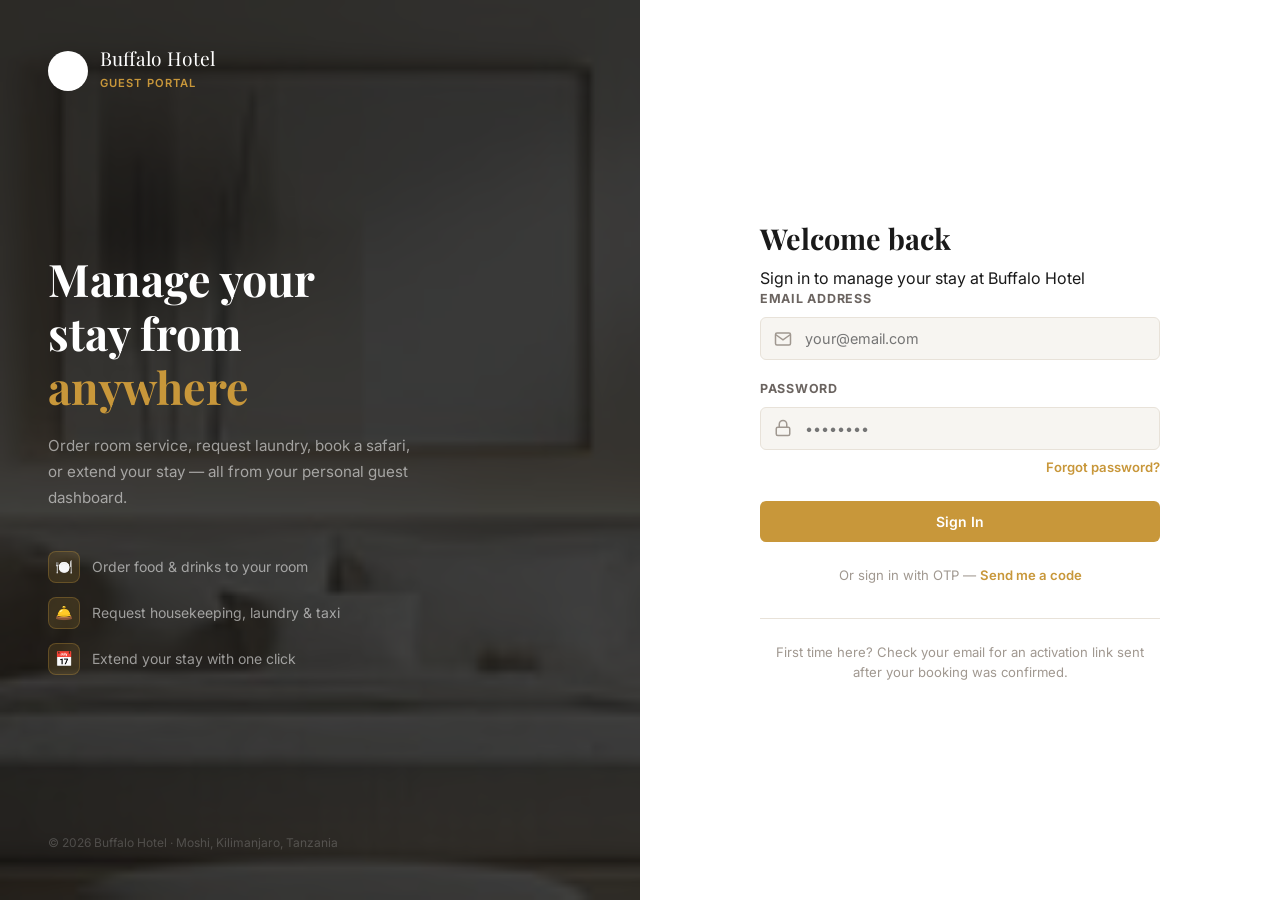
<file: login.html>
<!DOCTYPE html>
<html lang="en">
<head>
  <meta charset="UTF-8"/>
  <meta name="viewport" content="width=device-width, initial-scale=1.0"/>
  <title>Guest Login – Buffalo Hotel</title>
  <link rel="preconnect" href="https://fonts.googleapis.com"/>
  <link rel="preconnect" href="https://fonts.gstatic.com" crossorigin/>
  <link href="https://fonts.googleapis.com/css2?family=Inter:wght@400;500;600;700&family=Playfair+Display:ital,wght@0,600;0,700;1,600&display=swap" rel="stylesheet"/>
  <link rel="stylesheet" href="assets/css/guest.css"/>
</head>
<body>

<div class="auth-page">

  <!-- LEFT PANEL -->
  <div class="auth-panel-left">
    <div class="auth-logo">
      <img src="assets/images/hotel-reservation-logo.svg" alt="Buffalo Hotel"/>
      <div class="auth-logo-text">
        <span class="name">Buffalo Hotel</span>
        <span class="sub">Guest Portal</span>
      </div>
    </div>

    <div class="auth-hero-text">
      <h1>Manage your<br/>stay from<br/><em>anywhere</em></h1>
      <p style="margin-top: 20px;">Order room service, request laundry, book a safari, or extend your stay — all from your personal guest dashboard.</p>

      <div style="margin-top: 40px; display: flex; flex-direction: column; gap: 14px;">
        <div style="display: flex; align-items: center; gap: 12px;">
          <div style="width: 32px; height: 32px; border-radius: 8px; background: rgba(200,151,58,0.15); border: 1px solid rgba(200,151,58,0.3); display: flex; align-items: center; justify-content: center; font-size: 0.9rem; flex-shrink: 0;">🍽️</div>
          <span style="font-size: 0.875rem; color: rgba(255,255,255,0.55);">Order food & drinks to your room</span>
        </div>
        <div style="display: flex; align-items: center; gap: 12px;">
          <div style="width: 32px; height: 32px; border-radius: 8px; background: rgba(200,151,58,0.15); border: 1px solid rgba(200,151,58,0.3); display: flex; align-items: center; justify-content: center; font-size: 0.9rem; flex-shrink: 0;">🛎️</div>
          <span style="font-size: 0.875rem; color: rgba(255,255,255,0.55);">Request housekeeping, laundry & taxi</span>
        </div>
        <div style="display: flex; align-items: center; gap: 12px;">
          <div style="width: 32px; height: 32px; border-radius: 8px; background: rgba(200,151,58,0.15); border: 1px solid rgba(200,151,58,0.3); display: flex; align-items: center; justify-content: center; font-size: 0.9rem; flex-shrink: 0;">📅</div>
          <span style="font-size: 0.875rem; color: rgba(255,255,255,0.55);">Extend your stay with one click</span>
        </div>
      </div>
    </div>

    <div style="font-size: 0.75rem; color: rgba(255,255,255,0.2);">
      © 2026 Buffalo Hotel · Moshi, Kilimanjaro, Tanzania
    </div>
  </div>

  <!-- RIGHT PANEL -->
  <div class="auth-panel-right">
    <div class="auth-form-wrap">

      <!-- Step 1: Email + Password -->
      <div id="step-login">
        <h2>Welcome back</h2>
        <p>Sign in to manage your stay at Buffalo Hotel</p>

        <div id="login-error" style="display:none; background: var(--red-bg); border: 1.5px solid rgba(220,38,38,0.2); border-radius: var(--radius-sm); padding: 12px 16px; font-size: 0.875rem; color: var(--red); margin-bottom: 20px;"></div>

        <div class="form-group">
          <label>Email Address</label>
          <div class="input-icon-wrap">
            <svg class="input-icon" xmlns="http://www.w3.org/2000/svg" viewBox="0 0 24 24" fill="none" stroke="currentColor" stroke-width="2"><path d="M4 4h16c1.1 0 2 .9 2 2v12a2 2 0 01-2 2H4a2 2 0 01-2-2V6c0-1.1.9-2 2-2z"/><polyline points="22,6 12,13 2,6"/></svg>
            <input type="email" id="login-email" placeholder="your@email.com" autocomplete="email"/>
          </div>
        </div>

        <div class="form-group">
          <label>Password</label>
          <div class="input-icon-wrap">
            <svg class="input-icon" xmlns="http://www.w3.org/2000/svg" viewBox="0 0 24 24" fill="none" stroke="currentColor" stroke-width="2"><rect x="3" y="11" width="18" height="11" rx="2" ry="2"/><path d="M7 11V7a5 5 0 0 1 10 0v4"/></svg>
            <input type="password" id="login-password" placeholder="••••••••" autocomplete="current-password"/>
          </div>
        </div>

        <div style="display: flex; justify-content: flex-end; margin-top: -12px; margin-bottom: 24px;">
          <span style="font-size: 0.82rem; color: var(--gold); cursor: pointer; font-weight: 600;" onclick="showOTPLogin()">Forgot password?</span>
        </div>

        <button class="btn btn-primary btn-full" id="login-btn" onclick="handleLogin()">
          Sign In
        </button>

        <div style="margin-top: 20px; text-align: center;">
          <span style="font-size: 0.82rem; color: var(--text-muted);">Or sign in with OTP — </span>
          <span style="font-size: 0.82rem; color: var(--gold); cursor: pointer; font-weight: 600;" onclick="showOTPLogin()">Send me a code</span>
        </div>

        <div style="margin-top: 32px; padding-top: 24px; border-top: 1px solid var(--border); text-align: center;">
          <p style="font-size: 0.82rem; color: var(--text-muted);">First time here? Check your email for an activation link sent after your booking was confirmed.</p>
        </div>
      </div>

      <!-- Step 2: OTP -->
      <div id="step-otp" style="display: none;">
        <button onclick="showPasswordLogin()" style="display: flex; align-items: center; gap: 6px; font-size: 0.82rem; color: var(--text-muted); margin-bottom: 24px; cursor: pointer; font-weight: 500;">
          <svg xmlns="http://www.w3.org/2000/svg" width="14" height="14" viewBox="0 0 24 24" fill="none" stroke="currentColor" stroke-width="2.5"><polyline points="15 18 9 12 15 6"/></svg>
          Back
        </button>
        <h2>Check your phone</h2>
        <p>Enter the 6-digit code sent to your registered phone number</p>

        <div id="otp-error" style="display:none; background: var(--red-bg); border: 1.5px solid rgba(220,38,38,0.2); border-radius: var(--radius-sm); padding: 12px 16px; font-size: 0.875rem; color: var(--red); margin-bottom: 20px;"></div>

        <div class="form-group">
          <label>Email Address</label>
          <div class="input-icon-wrap">
            <svg class="input-icon" xmlns="http://www.w3.org/2000/svg" viewBox="0 0 24 24" fill="none" stroke="currentColor" stroke-width="2"><path d="M4 4h16c1.1 0 2 .9 2 2v12a2 2 0 01-2 2H4a2 2 0 01-2-2V6c0-1.1.9-2 2-2z"/><polyline points="22,6 12,13 2,6"/></svg>
            <input type="email" id="otp-email" placeholder="your@email.com"/>
          </div>
        </div>

        <button class="btn btn-ghost btn-full" id="send-otp-btn" onclick="handleSendOTP()" style="margin-bottom: 20px;">
          Send OTP Code
        </button>

        <div id="otp-code-section" style="display: none;">
          <div class="form-group">
            <label>6-Digit Code</label>
            <input type="text" id="otp-code" placeholder="000000" maxlength="6" style="text-align: center; font-size: 1.5rem; letter-spacing: 0.3em; font-weight: 700;"/>
          </div>
          <button class="btn btn-primary btn-full" onclick="handleVerifyOTP()">Verify & Sign In</button>
        </div>

        <div style="margin-top: 20px; text-align: center;">
          <span style="font-size: 0.82rem; color: var(--text-muted);">Didn't receive it? </span>
          <span style="font-size: 0.82rem; color: var(--gold); cursor: pointer; font-weight: 600;" onclick="handleSendOTP()">Resend code</span>
        </div>
      </div>

    </div>
  </div>

</div>

<script>
  const API_BASE = (window.location.hostname === 'localhost' || window.location.hostname === '127.0.0.1')
    ? 'http://localhost:5000'
    : 'https://api-buffalo-hotel-managment-system.up.railway.app';

  function showOTPLogin() {
    document.getElementById('step-login').style.display = 'none';
    document.getElementById('step-otp').style.display = 'block';
  }
  function showPasswordLogin() {
    document.getElementById('step-otp').style.display = 'none';
    document.getElementById('step-login').style.display = 'block';
  }

  // ── DEMO CREDENTIALS ──
  const DEMO_USERS = [
    {
      email: 'john@test.com',
      password: 'demo1234',
      guest: { firstName: 'John', lastName: 'Doe', email: 'john@test.com' },
      token: 'demo-token-001'
    },
    {
      email: 'guest@buffalo.com',
      password: 'buffalo2026',
      guest: { firstName: 'Sarah', lastName: 'Mwangi', email: 'guest@buffalo.com' },
      token: 'demo-token-002'
    }
  ];

  async function handleLogin() {
    const btn = document.getElementById('login-btn');
    const email = document.getElementById('login-email').value.trim();
    const password = document.getElementById('login-password').value;
    const errEl = document.getElementById('login-error');

    errEl.style.display = 'none';
    if (!email || !password) {
      errEl.textContent = 'Please enter your email and password.';
      errEl.style.display = 'block';
      return;
    }

    btn.innerHTML = '<svg class="spin" xmlns="http://www.w3.org/2000/svg" width="16" height="16" viewBox="0 0 24 24" fill="none" stroke="currentColor" stroke-width="2.5"><path d="M21 12a9 9 0 1 1-6.22-8.56"/></svg> Signing in...';
    btn.disabled = true;

    // ── Check demo credentials first ──
    const demoUser = DEMO_USERS.find(u => u.email === email && u.password === password);
    if (demoUser) {
      await new Promise(r => setTimeout(r, 800)); // feel natural
      localStorage.setItem('guest_token', demoUser.token);
      localStorage.setItem('guest_data', JSON.stringify(demoUser.guest));
      window.location.href = 'dashboard.html';
      return;
    }

    // ── Try real API ──
    try {
      const res = await fetch(`${API_BASE}/api/guest/login`, {
        method: 'POST',
        headers: { 'Content-Type': 'application/json' },
        body: JSON.stringify({ email, password })
      });
      const data = await res.json();
      if (!res.ok || !data.success) throw new Error(data.message || 'Invalid email or password.');
      localStorage.setItem('guest_token', data.token);
      localStorage.setItem('guest_data', JSON.stringify(data.guest));
      window.location.href = 'dashboard.html';
    } catch (err) {
      errEl.textContent = '⚠️ Invalid email or password. Try: john@test.com / demo1234';
      errEl.style.display = 'block';
      btn.innerHTML = 'Sign In';
      btn.disabled = false;
    }
  }

  async function handleSendOTP() {
    const email = document.getElementById('otp-email').value.trim();
    const errEl = document.getElementById('otp-error');
    const btn = document.getElementById('send-otp-btn');

    errEl.style.display = 'none';
    if (!email) { errEl.textContent = 'Please enter your email.'; errEl.style.display = 'block'; return; }

    btn.textContent = 'Sending...';
    btn.disabled = true;

    try {
      const res = await fetch(`${API_BASE}/api/guest/otp`, {
        method: 'POST',
        headers: { 'Content-Type': 'application/json' },
        body: JSON.stringify({ email })
      });
      const data = await res.json();
      if (!res.ok || !data.success) throw new Error(data.message || 'Failed to send OTP.');
      document.getElementById('otp-code-section').style.display = 'block';
      btn.textContent = 'Code Sent ✓';
    } catch (err) {
      errEl.textContent = '⚠️ ' + err.message;
      errEl.style.display = 'block';
      btn.textContent = 'Send OTP Code';
      btn.disabled = false;
    }
  }

  async function handleVerifyOTP() {
    const email = document.getElementById('otp-email').value.trim();
    const code = document.getElementById('otp-code').value.trim();
    const errEl = document.getElementById('otp-error');

    errEl.style.display = 'none';
    if (!code || code.length < 6) { errEl.textContent = 'Please enter the 6-digit code.'; errEl.style.display = 'block'; return; }

    try {
      const res = await fetch(`${API_BASE}/api/guest/otp/verify`, {
        method: 'POST',
        headers: { 'Content-Type': 'application/json' },
        body: JSON.stringify({ email, code })
      });
      const data = await res.json();
      if (!res.ok || !data.success) throw new Error(data.message || 'Invalid code.');

      localStorage.setItem('guest_token', data.token);
      localStorage.setItem('guest_data', JSON.stringify(data.guest));
      window.location.href = 'dashboard.html';
    } catch (err) {
      errEl.textContent = '⚠️ ' + err.message;
      errEl.style.display = 'block';
    }
  }

  // Enter key support
  document.addEventListener('keydown', e => {
    if (e.key === 'Enter') {
      if (document.getElementById('step-login').style.display !== 'none') handleLogin();
    }
  });
</script>
</body>
</html>
</file>
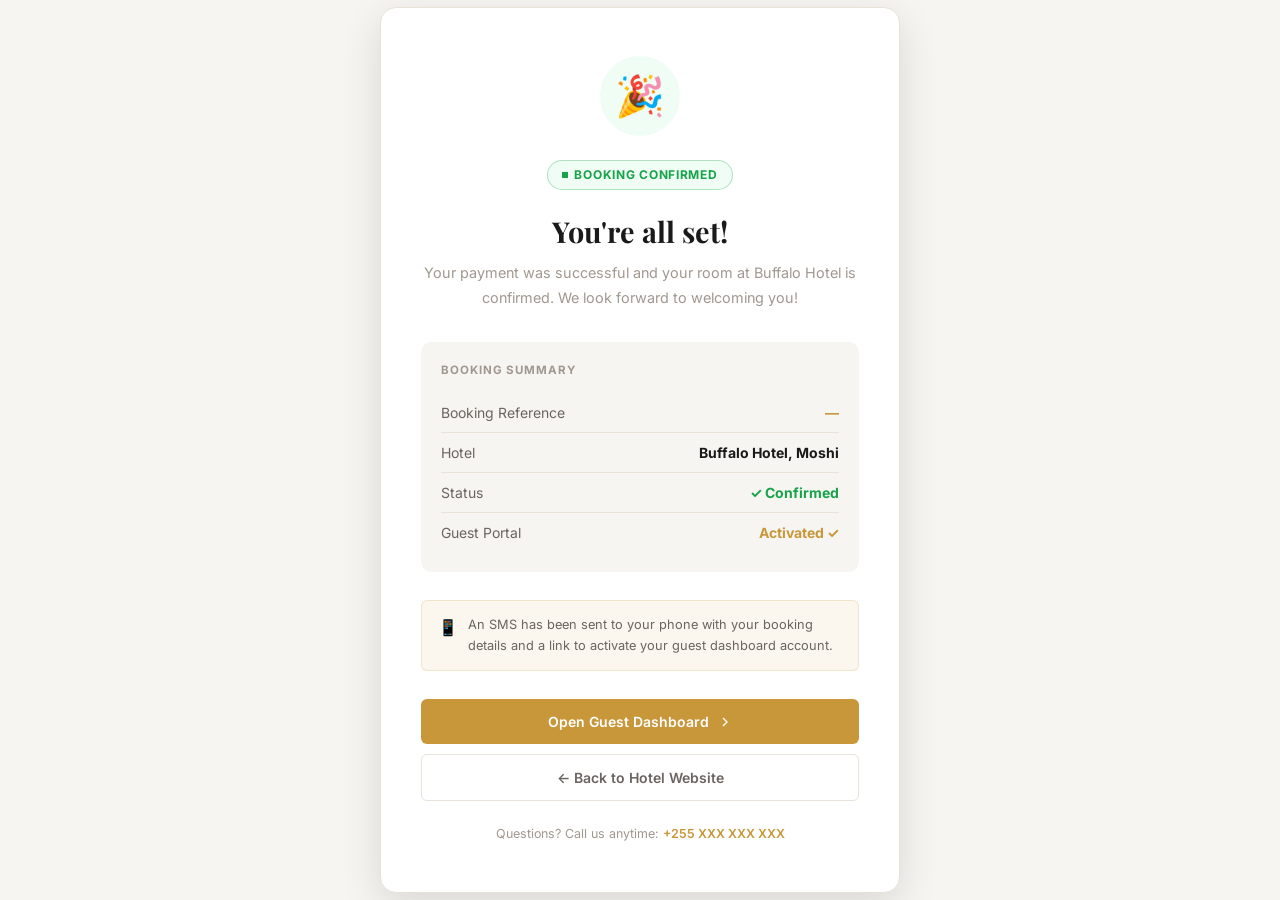
<file: payment-success.html>
<!DOCTYPE html>
<html lang="en">
<head>
  <meta charset="UTF-8"/>
  <meta name="viewport" content="width=device-width, initial-scale=1.0"/>
  <title>Payment Successful – Buffalo Hotel</title>
  <link rel="preconnect" href="https://fonts.googleapis.com"/>
  <link rel="preconnect" href="https://fonts.gstatic.com" crossorigin/>
  <link href="https://fonts.googleapis.com/css2?family=Inter:wght@400;500;600;700&family=Playfair+Display:wght@600;700&display=swap" rel="stylesheet"/>
  <link rel="stylesheet" href="assets/css/guest.css"/>
</head>
<body style="background: var(--bg); display: flex; align-items: center; justify-content: center; min-height: 100vh; padding: 24px;">

  <div style="max-width: 520px; width: 100%; background: var(--surface); border-radius: var(--radius-lg); padding: 48px 40px; text-align: center; box-shadow: var(--shadow-lg); border: 1px solid var(--border);">

    <div style="width: 80px; height: 80px; background: #F0FDF4; border-radius: 50%; display: flex; align-items: center; justify-content: center; margin: 0 auto 24px; font-size: 2.5rem;">🎉</div>

    <div style="display: inline-flex; align-items: center; gap: 6px; background: #F0FDF4; border: 1px solid rgba(22,163,74,0.3); color: #16A34A; font-size: 0.75rem; font-weight: 700; padding: 5px 14px; border-radius: 100px; letter-spacing: 0.06em; margin-bottom: 20px;">
      <span style="width: 6px; height: 6px; background: #16A34A; border-radius: 50; display: inline-block;"></span>
      BOOKING CONFIRMED
    </div>

    <h1 style="font-family: var(--font-display); font-size: 1.8rem; margin-bottom: 8px; color: var(--text-primary);">You're all set!</h1>
    <p style="color: var(--text-muted); font-size: 0.9rem; line-height: 1.7; margin-bottom: 32px;">Your payment was successful and your room at Buffalo Hotel is confirmed. We look forward to welcoming you!</p>

    <!-- Booking summary -->
    <div style="background: var(--bg); border-radius: var(--radius); padding: 20px; text-align: left; margin-bottom: 28px;">
      <div style="font-size: 0.72rem; font-weight: 700; text-transform: uppercase; letter-spacing: 0.08em; color: var(--text-muted); margin-bottom: 14px;">Booking Summary</div>
      <div id="booking-summary">
        <div style="display: flex; justify-content: space-between; padding: 9px 0; border-bottom: 1px solid var(--border); font-size: 0.875rem;">
          <span style="color: var(--text-secondary);">Booking Reference</span>
          <strong style="color: var(--gold);" id="ps-booking-id">—</strong>
        </div>
        <div style="display: flex; justify-content: space-between; padding: 9px 0; border-bottom: 1px solid var(--border); font-size: 0.875rem;">
          <span style="color: var(--text-secondary);">Hotel</span>
          <strong>Buffalo Hotel, Moshi</strong>
        </div>
        <div style="display: flex; justify-content: space-between; padding: 9px 0; border-bottom: 1px solid var(--border); font-size: 0.875rem;">
          <span style="color: var(--text-secondary);">Status</span>
          <strong style="color: #16A34A;">✓ Confirmed</strong>
        </div>
        <div style="display: flex; justify-content: space-between; padding: 9px 0; font-size: 0.875rem;">
          <span style="color: var(--text-secondary);">Guest Portal</span>
          <strong style="color: var(--gold);">Activated ✓</strong>
        </div>
      </div>
    </div>

    <!-- Info note -->
    <div style="background: rgba(200,151,58,0.08); border: 1px solid rgba(200,151,58,0.2); border-radius: var(--radius-sm); padding: 14px 16px; text-align: left; margin-bottom: 28px; display: flex; gap: 10px;">
      <span style="font-size: 1rem; flex-shrink: 0;">📱</span>
      <p style="font-size: 0.8rem; color: var(--text-secondary); line-height: 1.6;">An SMS has been sent to your phone with your booking details and a link to activate your guest dashboard account.</p>
    </div>

    <!-- Actions -->
    <div style="display: flex; flex-direction: column; gap: 10px;">
      <a href="dashboard.html" class="btn btn-primary btn-full">
        Open Guest Dashboard
        <svg xmlns="http://www.w3.org/2000/svg" width="16" height="16" viewBox="0 0 24 24" fill="none" stroke="currentColor" stroke-width="2"><polyline points="9 18 15 12 9 6"/></svg>
      </a>
      <a href="../index.html" class="btn btn-ghost btn-full">← Back to Hotel Website</a>
    </div>

    <p style="margin-top: 24px; font-size: 0.78rem; color: var(--text-muted);">Questions? Call us anytime: <a href="tel:+255000000000" style="color: var(--gold); font-weight: 600;">+255 XXX XXX XXX</a></p>

  </div>

  <script>
    const params = new URLSearchParams(window.location.search);
    const bookingId = params.get('bookingId');
    if (bookingId) {
      document.getElementById('ps-booking-id').textContent = bookingId;
    }
  </script>
</body>
</html>
</file>
<file: assets/css/guest.css>
/* =============================================
   BUFFALO HOTEL — GUEST DASHBOARD
   guest.buffalohotel.co.tz
   ============================================= */

:root {
  /* Brand */
  --gold:         #C8973A;
  --gold-dark:    #A87C28;
  --gold-light:   #E8B85A;
  --gold-muted:   rgba(200,151,58,0.12);

  /* App Shell */
  --sidebar-bg:   #141414;
  --sidebar-w:    260px;
  --topbar-h:     64px;

  /* Surface */
  --bg:           #F7F5F1;
  --surface:      #FFFFFF;
  --surface-2:    #F0EDE8;
  --border:       #E8E2D9;

  /* Text */
  --text-primary: #1A1A1A;
  --text-secondary:#6B6460;
  --text-muted:   #A09890;
  --text-inverse: #FFFFFF;

  /* Status */
  --green:        #16A34A;
  --green-bg:     #F0FDF4;
  --amber:        #D97706;
  --amber-bg:     #FFFBEB;
  --red:          #DC2626;
  --red-bg:       #FEF2F2;
  --blue:         #2563EB;
  --blue-bg:      #EFF6FF;

  /* Type */
  --font-display: 'Playfair Display', Georgia, serif;
  --font-body:    'Inter', sans-serif;

  /* Misc */
  --radius-sm:    6px;
  --radius:       10px;
  --radius-lg:    16px;
  --shadow-sm:    0 1px 4px rgba(0,0,0,0.06);
  --shadow:       0 4px 16px rgba(0,0,0,0.08);
  --shadow-lg:    0 12px 40px rgba(0,0,0,0.12);
  --transition:   all 0.2s ease;
}

/* ── RESET ── */
*, *::before, *::after { box-sizing: border-box; margin: 0; padding: 0; }
html { font-size: 16px; height: 100%; }
body {
  font-family: var(--font-body);
  background: var(--bg);
  color: var(--text-primary);
  line-height: 1.5;
  height: 100%;
  overflow-x: hidden;
}
a { text-decoration: none; color: inherit; }
img { display: block; max-width: 100%; }
button { cursor: pointer; border: none; background: none; font-family: inherit; }
input, select, textarea { font-family: inherit; }
ul { list-style: none; }

/* ── AUTH PAGES (login, activate) ── */
.auth-page {
  min-height: 100vh;
  display: grid;
  grid-template-columns: 1fr 1fr;
}

.auth-panel-left {
  background: var(--sidebar-bg);
  display: flex;
  flex-direction: column;
  justify-content: space-between;
  padding: 48px;
  position: relative;
  overflow: hidden;
}
.auth-panel-left::before {
  content: '';
  position: absolute;
  inset: 0;
  background: url('../images/hotel-reservation-hero-2-1.jpg') center/cover no-repeat;
  opacity: 0.18;
}
.auth-panel-left > * { position: relative; z-index: 1; }

.auth-logo { display: flex; align-items: center; gap: 12px; }
.auth-logo img { height: 40px; filter: brightness(0) invert(1); }
.auth-logo-text .name {
  font-family: var(--font-display);
  font-size: 1.2rem;
  color: var(--text-inverse);
  display: block;
  line-height: 1.1;
}
.auth-logo-text .sub {
  font-size: 0.7rem;
  color: var(--gold);
  letter-spacing: 0.1em;
  text-transform: uppercase;
  font-weight: 600;
}

.auth-hero-text h1 {
  font-family: var(--font-display);
  font-size: clamp(2rem, 3.5vw, 2.8rem);
  color: var(--text-inverse);
  line-height: 1.2;
  margin-bottom: 16px;
}
.auth-hero-text h1 em {
  font-style: normal;
  color: var(--gold);
}
.auth-hero-text p {
  color: rgba(255,255,255,0.55);
  font-size: 0.95rem;
  line-height: 1.7;
  max-width: 380px;
}

.auth-panel-right {
  background: var(--surface);
  display: flex;
  align-items: center;
  justify-content: center;
  padding: 48px;
}

.auth-form-wrap {
  width: 100%;
  max-width: 400px;
}
.auth-form-wrap h2 {
  font-family: var(--font-display);
  font-size: 1.8rem;
  margin-bottom: 6px;
  color: var(--text-primary);
}
.auth-form-wrap > p {
  color: var(--text-secondary);
  font-size: 0.9rem;
  margin-bottom: 32px;
}

/* ── FORM ELEMENTS ── */
.form-group { margin-bottom: 20px; }
.form-group label {
  display: block;
  font-size: 0.78rem;
  font-weight: 700;
  letter-spacing: 0.06em;
  text-transform: uppercase;
  color: var(--text-secondary);
  margin-bottom: 8px;
}
.form-group input,
.form-group select,
.form-group textarea {
  width: 100%;
  padding: 12px 16px;
  background: var(--bg);
  border: 1.5px solid var(--border);
  border-radius: var(--radius-sm);
  font-size: 0.9rem;
  color: var(--text-primary);
  outline: none;
  transition: var(--transition);
}
.form-group input:focus,
.form-group select:focus,
.form-group textarea:focus {
  border-color: var(--gold);
  background: var(--surface);
  box-shadow: 0 0 0 3px var(--gold-muted);
}
.form-group textarea { resize: vertical; min-height: 100px; }
.form-group .input-icon-wrap { position: relative; }
.form-group .input-icon-wrap input { padding-left: 44px; }
.form-group .input-icon {
  position: absolute;
  left: 14px;
  top: 50%;
  transform: translateY(-50%);
  color: var(--text-muted);
  width: 18px;
  height: 18px;
}

/* ── BUTTONS ── */
.btn {
  display: inline-flex;
  align-items: center;
  justify-content: center;
  gap: 8px;
  padding: 12px 24px;
  border-radius: var(--radius-sm);
  font-weight: 600;
  font-size: 0.875rem;
  transition: var(--transition);
  cursor: pointer;
}
.btn-primary {
  background: var(--gold);
  color: var(--text-inverse);
  border: none;
}
.btn-primary:hover {
  background: var(--gold-dark);
  transform: translateY(-1px);
  box-shadow: 0 6px 20px rgba(200,151,58,0.3);
}
.btn-ghost {
  background: transparent;
  color: var(--text-secondary);
  border: 1.5px solid var(--border);
}
.btn-ghost:hover {
  border-color: var(--gold);
  color: var(--gold);
  background: var(--gold-muted);
}
.btn-danger {
  background: var(--red-bg);
  color: var(--red);
  border: 1.5px solid rgba(220,38,38,0.2);
}
.btn-danger:hover { background: #FEE2E2; }
.btn-full { width: 100%; }
.btn-sm { padding: 8px 16px; font-size: 0.8rem; }
.btn svg { width: 16px; height: 16px; flex-shrink: 0; }
.btn:disabled { opacity: 0.55; cursor: not-allowed; transform: none !important; }

/* ── APP LAYOUT ── */
.app-layout {
  display: grid;
  grid-template-columns: var(--sidebar-w) 1fr;
  grid-template-rows: var(--topbar-h) 1fr;
  min-height: 100vh;
}

/* ── SIDEBAR ── */
.sidebar {
  grid-row: 1 / 3;
  background: var(--sidebar-bg);
  display: flex;
  flex-direction: column;
  position: sticky;
  top: 0;
  height: 100vh;
  overflow-y: auto;
}

.sidebar-logo {
  padding: 24px 20px 20px;
  display: flex;
  align-items: center;
  gap: 12px;
  border-bottom: 1px solid rgba(255,255,255,0.06);
  flex-shrink: 0;
}
.sidebar-logo img { height: 36px; filter: brightness(0) invert(1); }
.sidebar-logo-text .name {
  font-family: var(--font-display);
  font-size: 1rem;
  color: var(--text-inverse);
  display: block;
  line-height: 1.1;
}
.sidebar-logo-text .sub {
  font-size: 0.65rem;
  color: var(--gold);
  letter-spacing: 0.1em;
  text-transform: uppercase;
}

/* Room status pill in sidebar */
.sidebar-room-status {
  margin: 16px 12px;
  background: rgba(200,151,58,0.1);
  border: 1px solid rgba(200,151,58,0.25);
  border-radius: var(--radius);
  padding: 14px 16px;
}
.sidebar-room-status .room-label {
  font-size: 0.68rem;
  color: var(--gold);
  font-weight: 700;
  letter-spacing: 0.1em;
  text-transform: uppercase;
  margin-bottom: 4px;
}
.sidebar-room-status .room-number {
  font-family: var(--font-display);
  font-size: 1.6rem;
  color: var(--text-inverse);
  line-height: 1;
  font-weight: 700;
}
.sidebar-room-status .room-type {
  font-size: 0.78rem;
  color: rgba(255,255,255,0.5);
  margin-top: 2px;
}
.nights-remaining {
  display: flex;
  align-items: center;
  justify-content: space-between;
  margin-top: 12px;
  padding-top: 12px;
  border-top: 1px solid rgba(255,255,255,0.08);
}
.nights-remaining .count {
  font-size: 0.78rem;
  color: rgba(255,255,255,0.5);
}
.nights-remaining .count strong {
  color: var(--gold);
  font-size: 0.9rem;
}
.nights-bar {
  height: 4px;
  background: rgba(255,255,255,0.08);
  border-radius: 100px;
  margin-top: 8px;
  overflow: hidden;
}
.nights-bar-fill {
  height: 100%;
  background: var(--gold);
  border-radius: 100px;
  transition: width 0.6s ease;
}

/* Nav */
.sidebar-nav {
  flex: 1;
  padding: 8px 12px;
}
.nav-section-label {
  font-size: 0.65rem;
  font-weight: 700;
  letter-spacing: 0.12em;
  text-transform: uppercase;
  color: rgba(255,255,255,0.25);
  padding: 16px 8px 8px;
}
.nav-item {
  display: flex;
  align-items: center;
  gap: 12px;
  padding: 11px 12px;
  border-radius: var(--radius-sm);
  color: rgba(255,255,255,0.5);
  font-size: 0.875rem;
  font-weight: 500;
  transition: var(--transition);
  cursor: pointer;
  margin-bottom: 2px;
  position: relative;
}
.nav-item svg { width: 18px; height: 18px; flex-shrink: 0; }
.nav-item:hover { background: rgba(255,255,255,0.06); color: rgba(255,255,255,0.85); }
.nav-item.active {
  background: var(--gold-muted);
  color: var(--gold);
}
.nav-item.active::before {
  content: '';
  position: absolute;
  left: 0;
  top: 6px;
  bottom: 6px;
  width: 3px;
  background: var(--gold);
  border-radius: 0 3px 3px 0;
}
.nav-badge {
  margin-left: auto;
  background: var(--gold);
  color: var(--text-inverse);
  font-size: 0.65rem;
  font-weight: 700;
  padding: 2px 7px;
  border-radius: 100px;
  min-width: 20px;
  text-align: center;
}

.sidebar-footer {
  padding: 16px 12px;
  border-top: 1px solid rgba(255,255,255,0.06);
  flex-shrink: 0;
}
.sidebar-user {
  display: flex;
  align-items: center;
  gap: 10px;
  padding: 10px;
  border-radius: var(--radius-sm);
  transition: var(--transition);
  cursor: pointer;
}
.sidebar-user:hover { background: rgba(255,255,255,0.05); }
.user-avatar {
  width: 36px;
  height: 36px;
  border-radius: 50%;
  background: var(--gold-muted);
  border: 1.5px solid var(--gold);
  display: flex;
  align-items: center;
  justify-content: center;
  font-size: 0.8rem;
  font-weight: 700;
  color: var(--gold);
  flex-shrink: 0;
  text-transform: uppercase;
}
.user-info .user-name {
  font-size: 0.82rem;
  font-weight: 600;
  color: rgba(255,255,255,0.85);
  display: block;
  line-height: 1.2;
}
.user-info .user-email {
  font-size: 0.72rem;
  color: rgba(255,255,255,0.35);
}
.logout-btn {
  margin-left: auto;
  color: rgba(255,255,255,0.3);
  padding: 4px;
  border-radius: 4px;
  transition: var(--transition);
  flex-shrink: 0;
}
.logout-btn:hover { color: var(--red); background: rgba(220,38,38,0.1); }
.logout-btn svg { width: 16px; height: 16px; }

/* ── TOP BAR ── */
.topbar {
  grid-column: 2;
  background: var(--surface);
  border-bottom: 1px solid var(--border);
  display: flex;
  align-items: center;
  justify-content: space-between;
  padding: 0 32px;
  position: sticky;
  top: 0;
  z-index: 100;
}
.topbar-left h1 {
  font-family: var(--font-display);
  font-size: 1.2rem;
  color: var(--text-primary);
  font-weight: 600;
}
.topbar-left p {
  font-size: 0.78rem;
  color: var(--text-muted);
  margin-top: 1px;
}
.topbar-right { display: flex; align-items: center; gap: 12px; }
.topbar-icon-btn {
  width: 38px;
  height: 38px;
  border-radius: var(--radius-sm);
  border: 1.5px solid var(--border);
  display: flex;
  align-items: center;
  justify-content: center;
  color: var(--text-secondary);
  transition: var(--transition);
  position: relative;
}
.topbar-icon-btn:hover { border-color: var(--gold); color: var(--gold); }
.topbar-icon-btn svg { width: 18px; height: 18px; }
.notif-dot {
  position: absolute;
  top: 6px;
  right: 6px;
  width: 7px;
  height: 7px;
  background: var(--gold);
  border-radius: 50%;
  border: 1.5px solid var(--surface);
}
.mobile-menu-btn { display: none; }

/* ── MAIN CONTENT ── */
.main-content {
  grid-column: 2;
  padding: 32px;
  overflow-y: auto;
}

/* ── PAGE SECTIONS ── */
.page { display: none; }
.page.active { display: block; }

/* ── CARDS ── */
.card {
  background: var(--surface);
  border-radius: var(--radius);
  border: 1px solid var(--border);
  box-shadow: var(--shadow-sm);
}
.card-pad { padding: 24px; }
.card-header {
  display: flex;
  align-items: center;
  justify-content: space-between;
  padding: 20px 24px 0;
  margin-bottom: 20px;
}
.card-header h3 {
  font-family: var(--font-display);
  font-size: 1.05rem;
  font-weight: 600;
}
.card-header .see-all {
  font-size: 0.8rem;
  color: var(--gold);
  font-weight: 600;
  cursor: pointer;
}
.card-header .see-all:hover { text-decoration: underline; }

/* ── DASHBOARD GRID ── */
.dash-grid {
  display: grid;
  grid-template-columns: repeat(12, 1fr);
  gap: 20px;
}
.col-8  { grid-column: span 8; }
.col-4  { grid-column: span 4; }
.col-6  { grid-column: span 6; }
.col-4-third { grid-column: span 4; }
.col-12 { grid-column: span 12; }

/* ── BOOKING STATUS CARD (hero) ── */
.booking-hero-card {
  background: var(--sidebar-bg);
  border-radius: var(--radius-lg);
  padding: 28px;
  position: relative;
  overflow: hidden;
  border: none;
}
.booking-hero-card::before {
  content: '';
  position: absolute;
  inset: 0;
  background: url('../images/hotel-reservation-cta-2.jpg') center/cover no-repeat;
  opacity: 0.1;
}
.booking-hero-card > * { position: relative; z-index: 1; }
.booking-hero-top {
  display: flex;
  justify-content: space-between;
  align-items: flex-start;
  margin-bottom: 24px;
}
.booking-greeting .eyebrow {
  font-size: 0.72rem;
  font-weight: 700;
  letter-spacing: 0.1em;
  text-transform: uppercase;
  color: var(--gold);
  margin-bottom: 4px;
}
.booking-greeting h2 {
  font-family: var(--font-display);
  font-size: 1.5rem;
  color: var(--text-inverse);
  font-weight: 600;
}
.booking-status-badge {
  display: inline-flex;
  align-items: center;
  gap: 6px;
  background: rgba(22,163,74,0.15);
  border: 1px solid rgba(22,163,74,0.3);
  color: #4ADE80;
  font-size: 0.75rem;
  font-weight: 700;
  padding: 6px 14px;
  border-radius: 100px;
  letter-spacing: 0.04em;
}
.booking-status-badge span {
  width: 6px;
  height: 6px;
  background: #4ADE80;
  border-radius: 50%;
  animation: pulse 2s infinite;
}

.booking-meta {
  display: grid;
  grid-template-columns: repeat(4, 1fr);
  gap: 16px;
  padding: 20px 0;
  border-top: 1px solid rgba(255,255,255,0.08);
  border-bottom: 1px solid rgba(255,255,255,0.08);
  margin-bottom: 20px;
}
.meta-item .meta-label {
  font-size: 0.68rem;
  font-weight: 700;
  letter-spacing: 0.08em;
  text-transform: uppercase;
  color: rgba(255,255,255,0.35);
  margin-bottom: 4px;
}
.meta-item .meta-value {
  font-size: 0.9rem;
  font-weight: 600;
  color: var(--text-inverse);
}

/* Stay progress bar */
.stay-progress { margin-top: 4px; }
.stay-progress .prog-label {
  display: flex;
  justify-content: space-between;
  font-size: 0.72rem;
  color: rgba(255,255,255,0.4);
  margin-bottom: 8px;
}
.stay-progress .prog-label strong { color: var(--gold); }
.prog-track {
  height: 5px;
  background: rgba(255,255,255,0.08);
  border-radius: 100px;
  overflow: hidden;
}
.prog-fill {
  height: 100%;
  background: linear-gradient(90deg, var(--gold), var(--gold-light));
  border-radius: 100px;
  transition: width 1s ease;
}

/* ── QUICK ACTIONS ── */
.quick-actions {
  display: grid;
  grid-template-columns: repeat(3, 1fr);
  gap: 12px;
}
.quick-action-btn {
  background: var(--surface);
  border: 1.5px solid var(--border);
  border-radius: var(--radius);
  padding: 20px 16px;
  text-align: center;
  cursor: pointer;
  transition: var(--transition);
  display: flex;
  flex-direction: column;
  align-items: center;
  gap: 10px;
}
.quick-action-btn:hover {
  border-color: var(--gold);
  background: var(--gold-muted);
  transform: translateY(-2px);
  box-shadow: var(--shadow);
}
.qa-icon {
  width: 48px;
  height: 48px;
  border-radius: var(--radius-sm);
  background: var(--bg);
  display: flex;
  align-items: center;
  justify-content: center;
  font-size: 1.4rem;
  transition: var(--transition);
}
.quick-action-btn:hover .qa-icon { background: var(--gold-muted); }
.qa-label {
  font-size: 0.8rem;
  font-weight: 600;
  color: var(--text-primary);
  line-height: 1.3;
}
.qa-sub {
  font-size: 0.7rem;
  color: var(--text-muted);
}

/* ── ORDER / ACTIVITY LIST ── */
.activity-list { display: flex; flex-direction: column; }
.activity-item {
  display: flex;
  align-items: center;
  gap: 14px;
  padding: 14px 24px;
  border-bottom: 1px solid var(--border);
  transition: var(--transition);
}
.activity-item:last-child { border-bottom: none; }
.activity-item:hover { background: var(--bg); }
.activity-icon {
  width: 40px;
  height: 40px;
  border-radius: var(--radius-sm);
  display: flex;
  align-items: center;
  justify-content: center;
  font-size: 1.1rem;
  flex-shrink: 0;
}
.activity-icon.food    { background: #FFF7ED; }
.activity-icon.service { background: #EFF6FF; }
.activity-icon.extend  { background: #F0FDF4; }
.activity-body { flex: 1; min-width: 0; }
.activity-title {
  font-size: 0.875rem;
  font-weight: 600;
  color: var(--text-primary);
  margin-bottom: 2px;
}
.activity-sub {
  font-size: 0.78rem;
  color: var(--text-muted);
}
.activity-right { text-align: right; flex-shrink: 0; }
.activity-amount {
  font-size: 0.875rem;
  font-weight: 700;
  color: var(--text-primary);
  display: block;
}
.status-pill {
  display: inline-flex;
  align-items: center;
  gap: 4px;
  font-size: 0.68rem;
  font-weight: 700;
  padding: 3px 9px;
  border-radius: 100px;
  margin-top: 4px;
  letter-spacing: 0.04em;
}
.status-pill.confirmed  { background: var(--green-bg);  color: var(--green); }
.status-pill.pending    { background: var(--amber-bg);  color: var(--amber); }
.status-pill.processing { background: var(--blue-bg);   color: var(--blue); }
.status-pill.cancelled  { background: var(--red-bg);    color: var(--red); }

/* ── ROOM SERVICE PAGE ── */
.menu-tabs {
  display: flex;
  gap: 8px;
  flex-wrap: wrap;
  margin-bottom: 24px;
}
.menu-tab {
  padding: 8px 20px;
  border-radius: 100px;
  border: 1.5px solid var(--border);
  font-size: 0.82rem;
  font-weight: 600;
  color: var(--text-secondary);
  cursor: pointer;
  transition: var(--transition);
  background: var(--surface);
  display: flex;
  align-items: center;
  gap: 6px;
}
.menu-tab:hover { border-color: var(--gold); color: var(--gold); }
.menu-tab.active { background: var(--gold); color: var(--text-inverse); border-color: var(--gold); }

.menu-grid {
  display: grid;
  grid-template-columns: repeat(auto-fill, minmax(220px, 1fr));
  gap: 16px;
  margin-bottom: 32px;
}
.menu-card {
  background: var(--surface);
  border: 1.5px solid var(--border);
  border-radius: var(--radius);
  overflow: hidden;
  transition: var(--transition);
}
.menu-card:hover { border-color: var(--gold); box-shadow: var(--shadow); }
.menu-card-img {
  height: 120px;
  background: var(--surface-2);
  display: flex;
  align-items: center;
  justify-content: center;
  font-size: 3rem;
}
.menu-card-body { padding: 14px; }
.menu-card-name {
  font-weight: 700;
  font-size: 0.875rem;
  color: var(--text-primary);
  margin-bottom: 3px;
}
.menu-card-desc {
  font-size: 0.75rem;
  color: var(--text-muted);
  margin-bottom: 12px;
  line-height: 1.5;
}
.menu-card-footer {
  display: flex;
  align-items: center;
  justify-content: space-between;
}
.menu-price {
  font-family: var(--font-display);
  font-size: 1rem;
  font-weight: 700;
  color: var(--gold);
}
.menu-price small { font-size: 0.7rem; color: var(--text-muted); font-family: var(--font-body); font-weight: 400; }
.qty-control {
  display: flex;
  align-items: center;
  gap: 8px;
}
.qty-btn {
  width: 28px;
  height: 28px;
  border-radius: 50%;
  border: 1.5px solid var(--border);
  display: flex;
  align-items: center;
  justify-content: center;
  font-size: 1rem;
  color: var(--text-secondary);
  cursor: pointer;
  transition: var(--transition);
  font-weight: 700;
  background: var(--surface);
}
.qty-btn:hover { border-color: var(--gold); color: var(--gold); background: var(--gold-muted); }
.qty-display {
  font-weight: 700;
  font-size: 0.875rem;
  min-width: 20px;
  text-align: center;
}

/* Cart bar */
.cart-bar {
  position: fixed;
  bottom: 24px;
  left: calc(var(--sidebar-w) + 32px);
  right: 32px;
  background: var(--sidebar-bg);
  border-radius: var(--radius);
  padding: 16px 24px;
  display: flex;
  align-items: center;
  justify-content: space-between;
  box-shadow: var(--shadow-lg);
  z-index: 200;
  transform: translateY(100px);
  opacity: 0;
  transition: all 0.3s ease;
  border: 1px solid rgba(200,151,58,0.2);
}
.cart-bar.visible { transform: translateY(0); opacity: 1; }
.cart-bar-left { display: flex; align-items: center; gap: 14px; }
.cart-count-badge {
  width: 36px;
  height: 36px;
  background: var(--gold);
  border-radius: var(--radius-sm);
  display: flex;
  align-items: center;
  justify-content: center;
  font-weight: 700;
  font-size: 0.875rem;
  color: var(--text-inverse);
}
.cart-summary .items-text { font-size: 0.82rem; color: rgba(255,255,255,0.5); }
.cart-summary .total-text { font-size: 1rem; font-weight: 700; color: var(--text-inverse); }
.cart-summary .total-text span { color: var(--gold); }

/* ── REQUESTS PAGE ── */
.request-categories {
  display: grid;
  grid-template-columns: repeat(auto-fill, minmax(180px, 1fr));
  gap: 14px;
  margin-bottom: 32px;
}
.request-cat {
  background: var(--surface);
  border: 1.5px solid var(--border);
  border-radius: var(--radius);
  padding: 24px 20px;
  text-align: center;
  cursor: pointer;
  transition: var(--transition);
}
.request-cat:hover,
.request-cat.active {
  border-color: var(--gold);
  background: var(--gold-muted);
}
.request-cat-icon { font-size: 2rem; margin-bottom: 10px; }
.request-cat-name { font-weight: 700; font-size: 0.875rem; color: var(--text-primary); }
.request-cat-desc { font-size: 0.75rem; color: var(--text-muted); margin-top: 3px; }
.request-form-card { display: none; }
.request-form-card.visible { display: block; }

/* ── EXTEND STAY PAGE ── */
.extend-card { max-width: 640px; }
.current-dates-display {
  display: grid;
  grid-template-columns: 1fr auto 1fr;
  gap: 16px;
  align-items: center;
  background: var(--bg);
  border-radius: var(--radius);
  padding: 20px;
  margin-bottom: 24px;
}
.date-box { text-align: center; }
.date-box .date-label {
  font-size: 0.68rem;
  font-weight: 700;
  text-transform: uppercase;
  letter-spacing: 0.08em;
  color: var(--text-muted);
  margin-bottom: 4px;
}
.date-box .date-value {
  font-family: var(--font-display);
  font-size: 1.1rem;
  font-weight: 600;
  color: var(--text-primary);
}
.date-arrow { color: var(--gold); text-align: center; font-size: 1.2rem; }
.extend-nights-selector {
  display: flex;
  gap: 10px;
  flex-wrap: wrap;
  margin-bottom: 24px;
}
.nights-option {
  flex: 1;
  min-width: 80px;
  padding: 14px 10px;
  border: 1.5px solid var(--border);
  border-radius: var(--radius-sm);
  text-align: center;
  cursor: pointer;
  transition: var(--transition);
  background: var(--surface);
}
.nights-option:hover { border-color: var(--gold); }
.nights-option.selected { border-color: var(--gold); background: var(--gold-muted); }
.nights-option .nights-num {
  font-family: var(--font-display);
  font-size: 1.4rem;
  font-weight: 700;
  color: var(--text-primary);
  display: block;
}
.nights-option .nights-label {
  font-size: 0.72rem;
  color: var(--text-muted);
}
.nights-option.selected .nights-num { color: var(--gold); }
.extend-cost-summary {
  background: var(--bg);
  border-radius: var(--radius);
  padding: 20px;
  margin-bottom: 24px;
}
.cost-row {
  display: flex;
  justify-content: space-between;
  align-items: center;
  padding: 8px 0;
  font-size: 0.875rem;
}
.cost-row:not(:last-child) { border-bottom: 1px solid var(--border); }
.cost-row .cost-label { color: var(--text-secondary); }
.cost-row .cost-value { font-weight: 600; }
.cost-row.total .cost-label { font-weight: 700; color: var(--text-primary); }
.cost-row.total .cost-value { font-size: 1.1rem; color: var(--gold); font-weight: 700; }

/* ── EMPTY STATE ── */
.empty-state {
  text-align: center;
  padding: 48px 24px;
  color: var(--text-muted);
}
.empty-state .empty-icon { font-size: 3rem; margin-bottom: 12px; opacity: 0.5; }
.empty-state h4 { font-size: 0.95rem; color: var(--text-secondary); margin-bottom: 6px; }
.empty-state p { font-size: 0.82rem; }

/* ── TOAST ── */
#toast-container {
  position: fixed;
  bottom: 24px;
  right: 24px;
  z-index: 9999;
  display: flex;
  flex-direction: column;
  gap: 10px;
  pointer-events: none;
}
.toast {
  background: var(--sidebar-bg);
  color: var(--text-inverse);
  border-radius: var(--radius-sm);
  padding: 14px 20px;
  font-size: 0.875rem;
  font-weight: 500;
  display: flex;
  align-items: center;
  gap: 10px;
  box-shadow: var(--shadow-lg);
  animation: slideIn 0.3s ease;
  border-left: 3px solid var(--gold);
  min-width: 280px;
  pointer-events: all;
}
.toast.success { border-color: var(--green); }
.toast.error   { border-color: var(--red); }
.toast-icon { font-size: 1rem; }

/* ── DIVIDER / UTIL ── */
.section-eyebrow {
  font-size: 0.72rem;
  font-weight: 700;
  letter-spacing: 0.1em;
  text-transform: uppercase;
  color: var(--gold);
  margin-bottom: 6px;
  display: block;
}
.section-title {
  font-family: var(--font-display);
  font-size: 1.3rem;
  color: var(--text-primary);
  margin-bottom: 4px;
}
.section-sub { font-size: 0.85rem; color: var(--text-muted); margin-bottom: 24px; }
.divider { height: 1px; background: var(--border); margin: 24px 0; }
.text-gold { color: var(--gold); }
.text-muted { color: var(--text-muted); }
.mt-4  { margin-top: 4px; }
.mt-8  { margin-top: 8px; }
.mt-16 { margin-top: 16px; }
.mt-24 { margin-top: 24px; }
.mb-16 { margin-bottom: 16px; }
.mb-24 { margin-bottom: 24px; }
.flex  { display: flex; }
.items-center { align-items: center; }
.justify-between { justify-content: space-between; }
.gap-8  { gap: 8px; }
.gap-12 { gap: 12px; }

/* ── ANIMATIONS ── */
@keyframes pulse {
  0%, 100% { opacity: 1; }
  50% { opacity: 0.4; }
}
@keyframes slideIn {
  from { transform: translateX(40px); opacity: 0; }
  to { transform: translateX(0); opacity: 1; }
}
@keyframes spin {
  to { transform: rotate(360deg); }
}
.spin { animation: spin 0.7s linear infinite; }
.fade-in {
  animation: fadeIn 0.3s ease;
}
@keyframes fadeIn {
  from { opacity: 0; transform: translateY(8px); }
  to { opacity: 1; transform: translateY(0); }
}

/* ── MOBILE OVERLAY NAV ── */
.sidebar-overlay {
  display: none;
  position: fixed;
  inset: 0;
  background: rgba(0,0,0,0.5);
  z-index: 299;
}

/* ── RESPONSIVE ── */
@media (max-width: 1024px) {
  .col-8  { grid-column: span 12; }
  .col-4  { grid-column: span 12; }
  .booking-meta { grid-template-columns: repeat(2, 1fr); gap: 12px; }
  .col-4-third { grid-column: span 6; }
}

@media (max-width: 768px) {
  :root { --sidebar-w: 260px; }

  .auth-page { grid-template-columns: 1fr; }
  .auth-panel-left { display: none; }

  .app-layout { grid-template-columns: 1fr; }

  .sidebar {
    position: fixed;
    left: 0; top: 0; bottom: 0;
    z-index: 300;
    transform: translateX(-100%);
    transition: transform 0.3s ease;
  }
  .sidebar.open { transform: translateX(0); }
  .sidebar-overlay.open { display: block; }

  .topbar { grid-column: 1; padding: 0 16px; }
  .main-content { grid-column: 1; padding: 16px; }

  .mobile-menu-btn { display: flex; }

  .quick-actions { grid-template-columns: repeat(3, 1fr); }
  .col-4-third { grid-column: span 12; }
  .cart-bar { left: 16px; right: 16px; bottom: 16px; }
  .booking-meta { grid-template-columns: repeat(2,1fr); }
  .menu-grid { grid-template-columns: repeat(2, 1fr); }
}

@media (max-width: 480px) {
  .quick-actions { grid-template-columns: repeat(3, 1fr); gap: 8px; }
  .quick-action-btn { padding: 14px 8px; }
  .qa-icon { width: 40px; height: 40px; font-size: 1.2rem; }
  .qa-label { font-size: 0.72rem; }
  .menu-grid { grid-template-columns: 1fr; }
}
</file>
